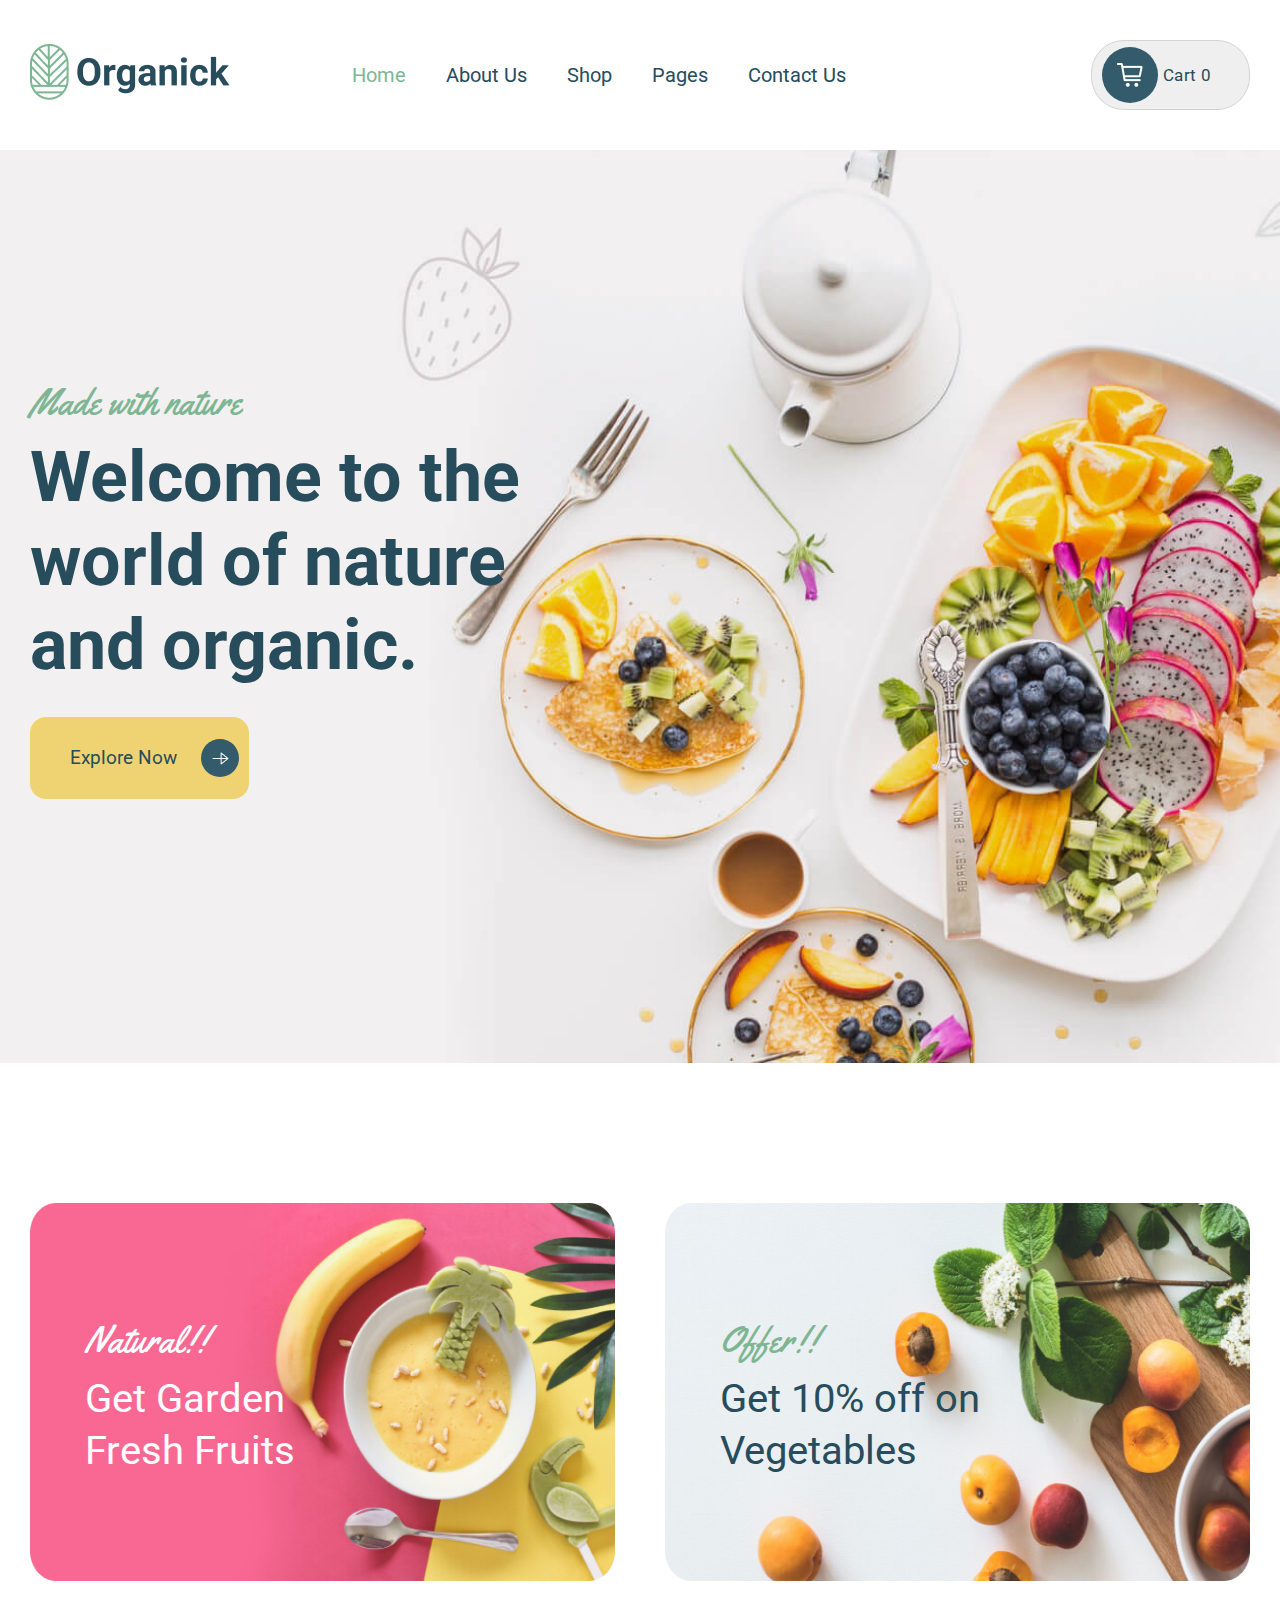
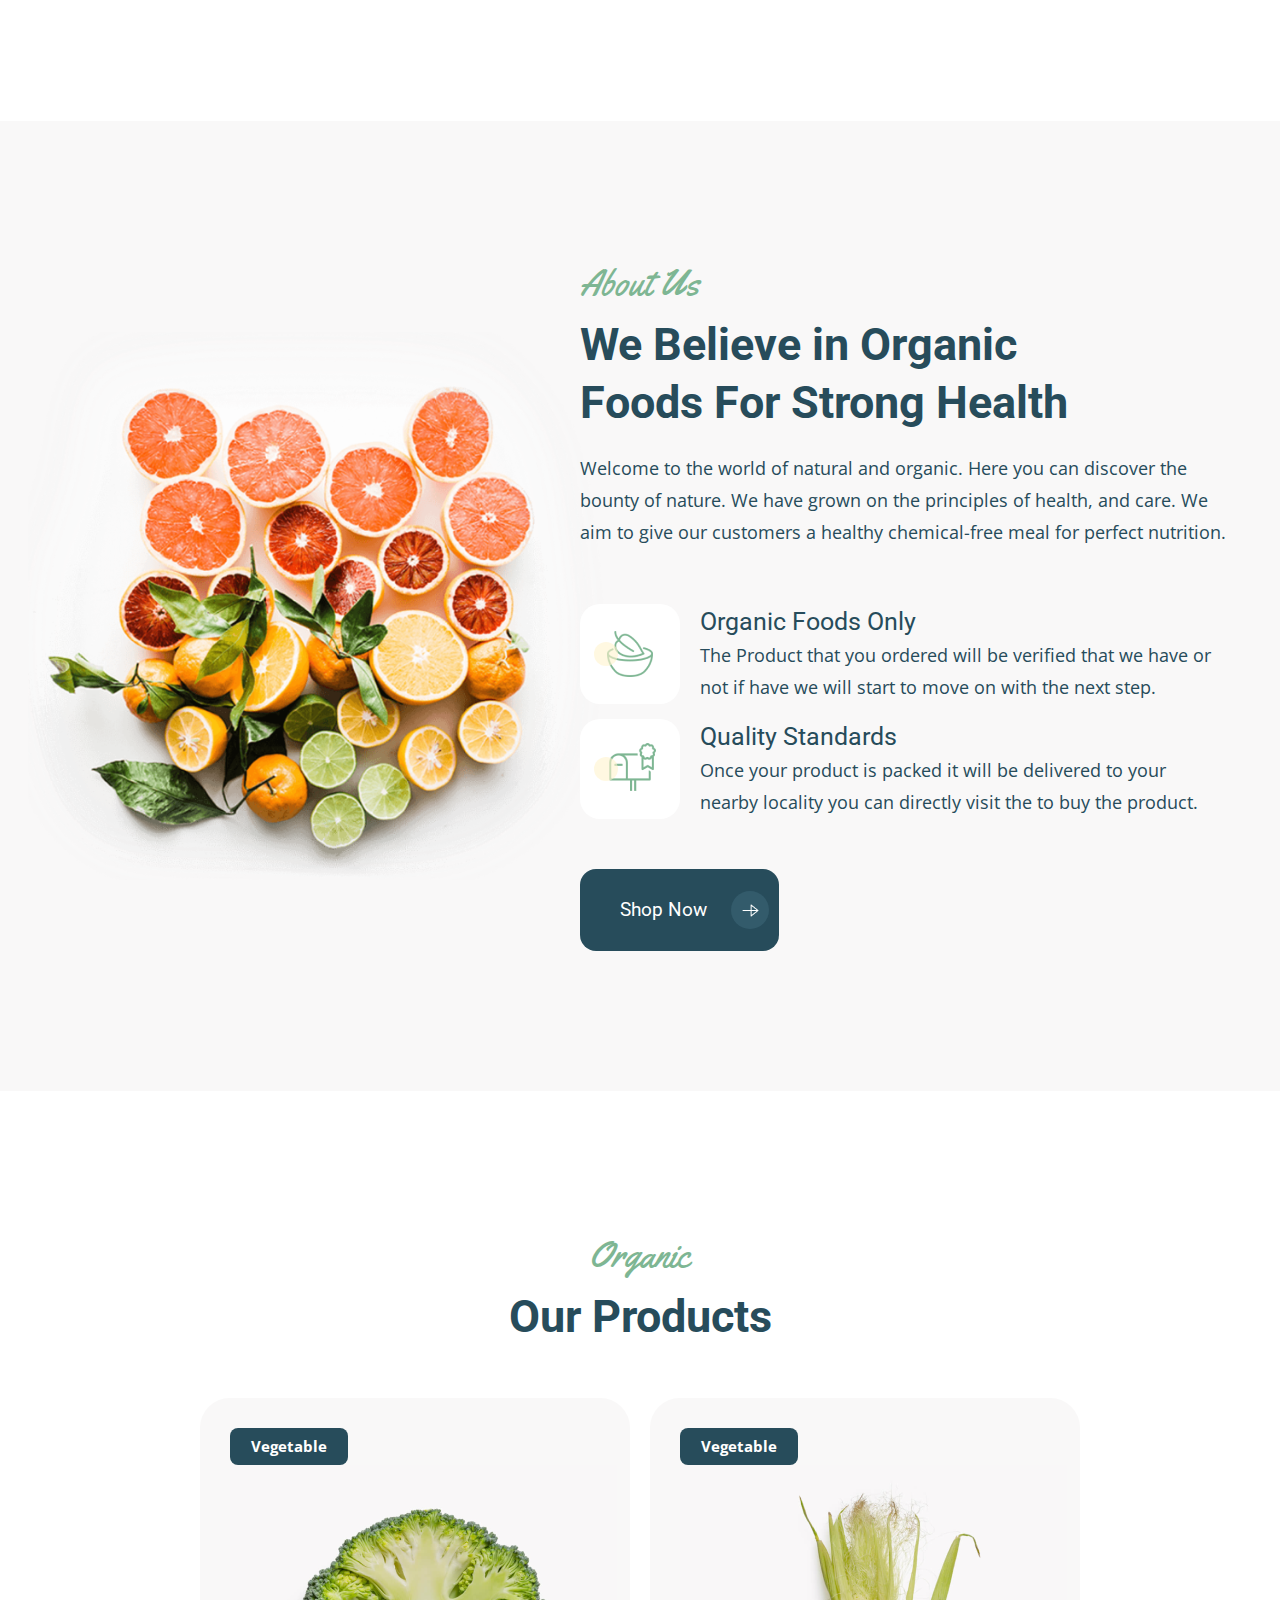
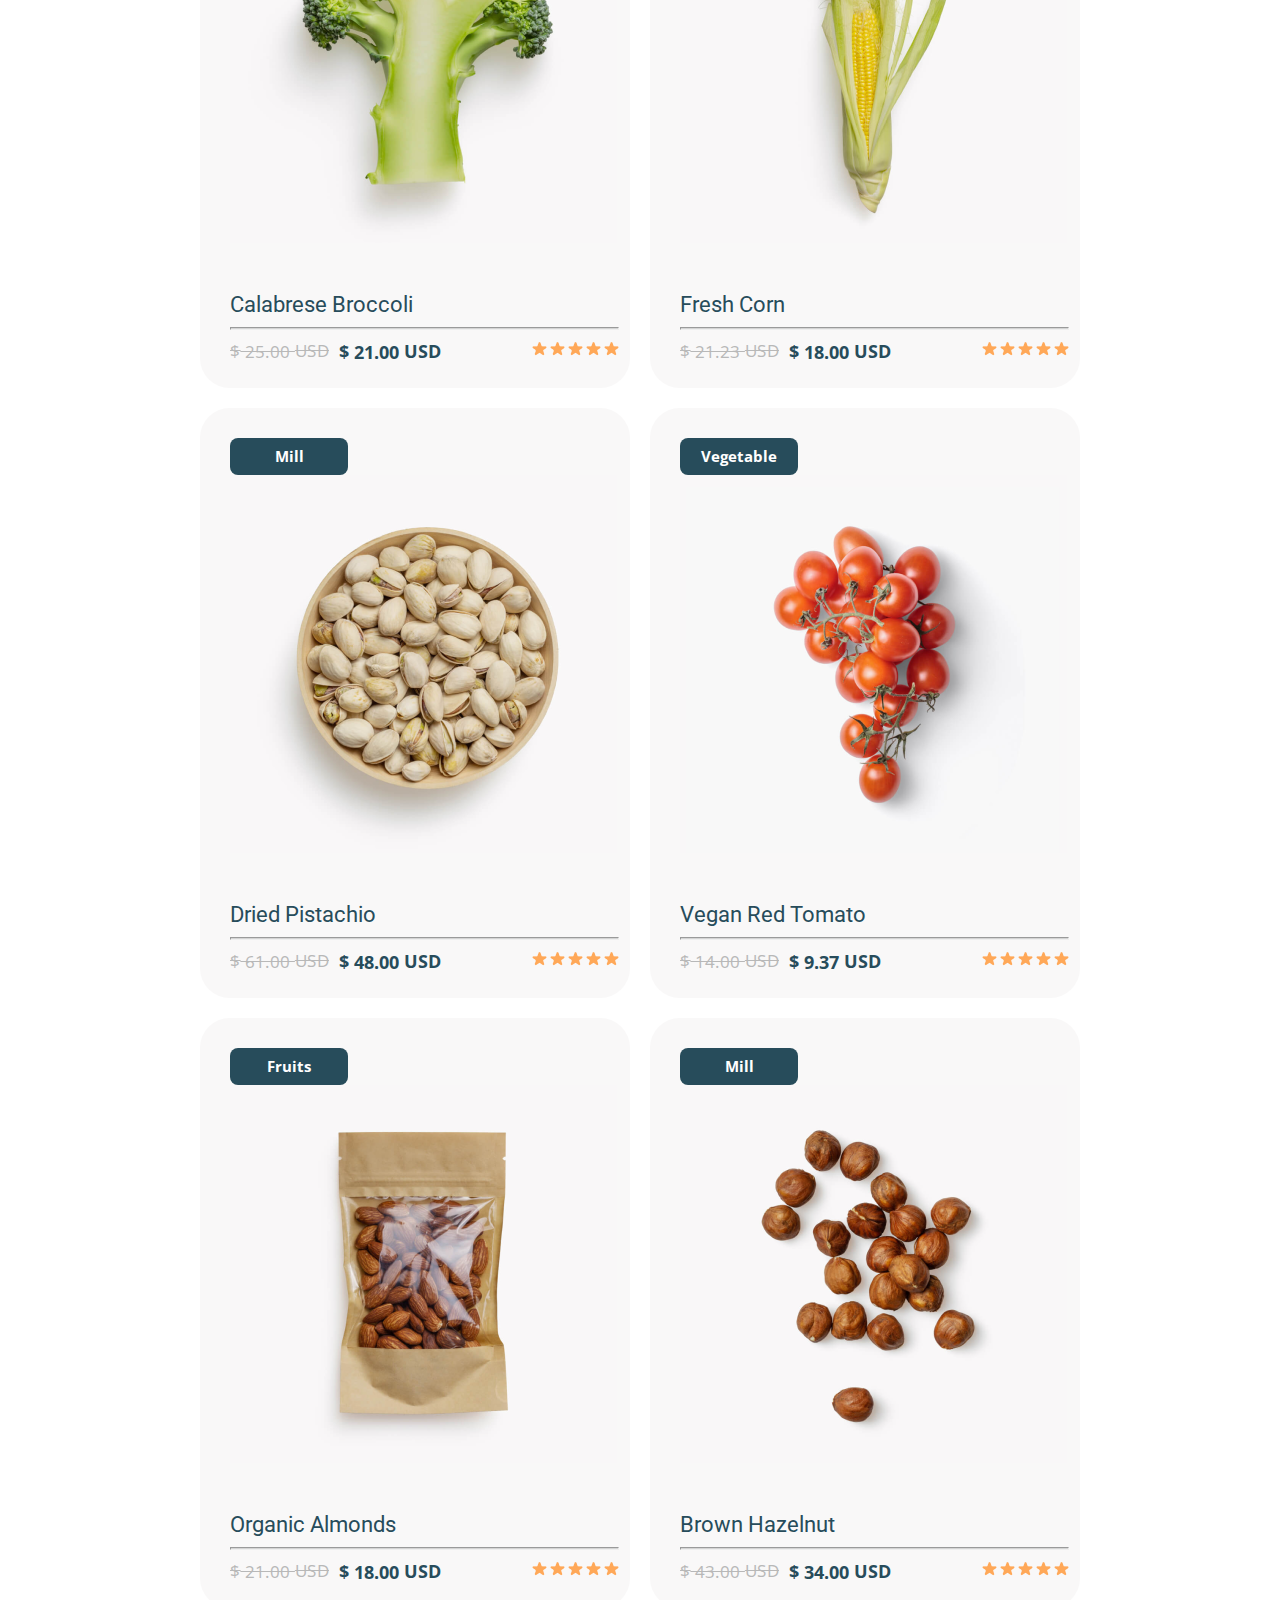
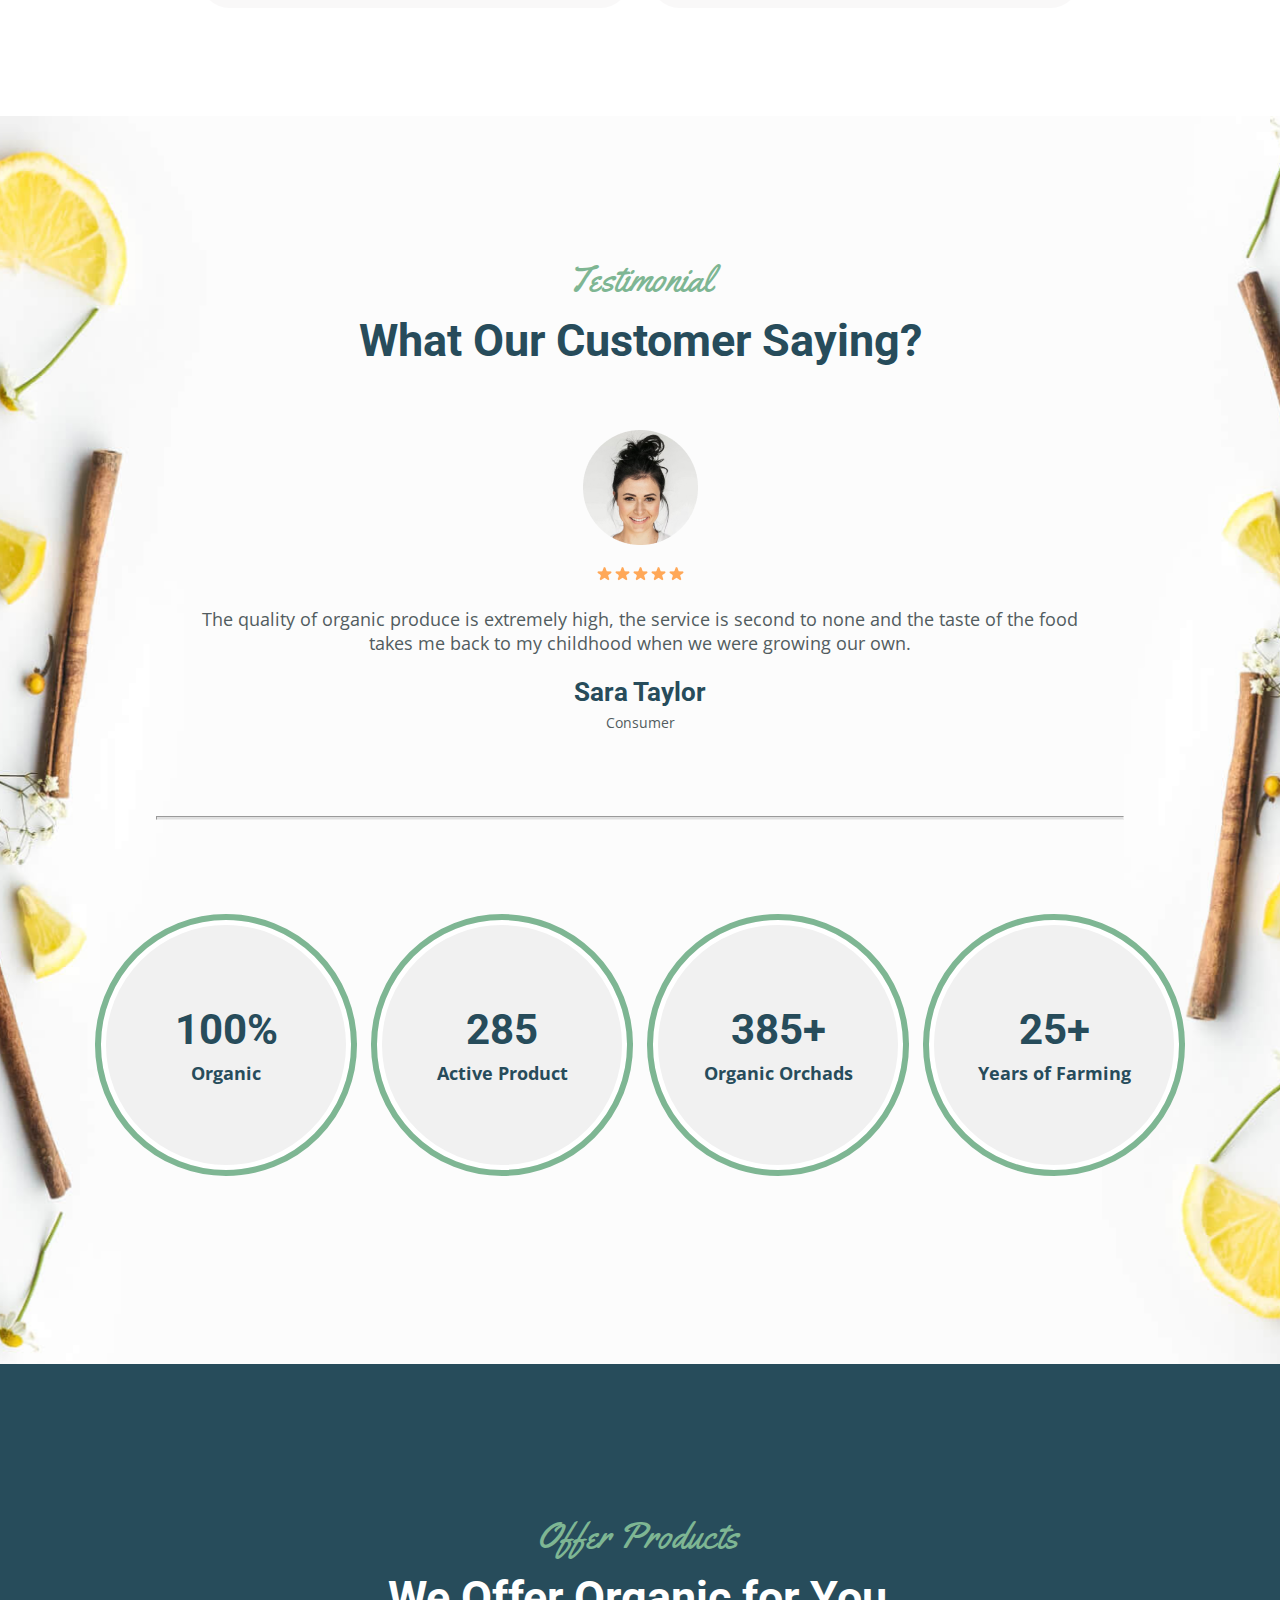
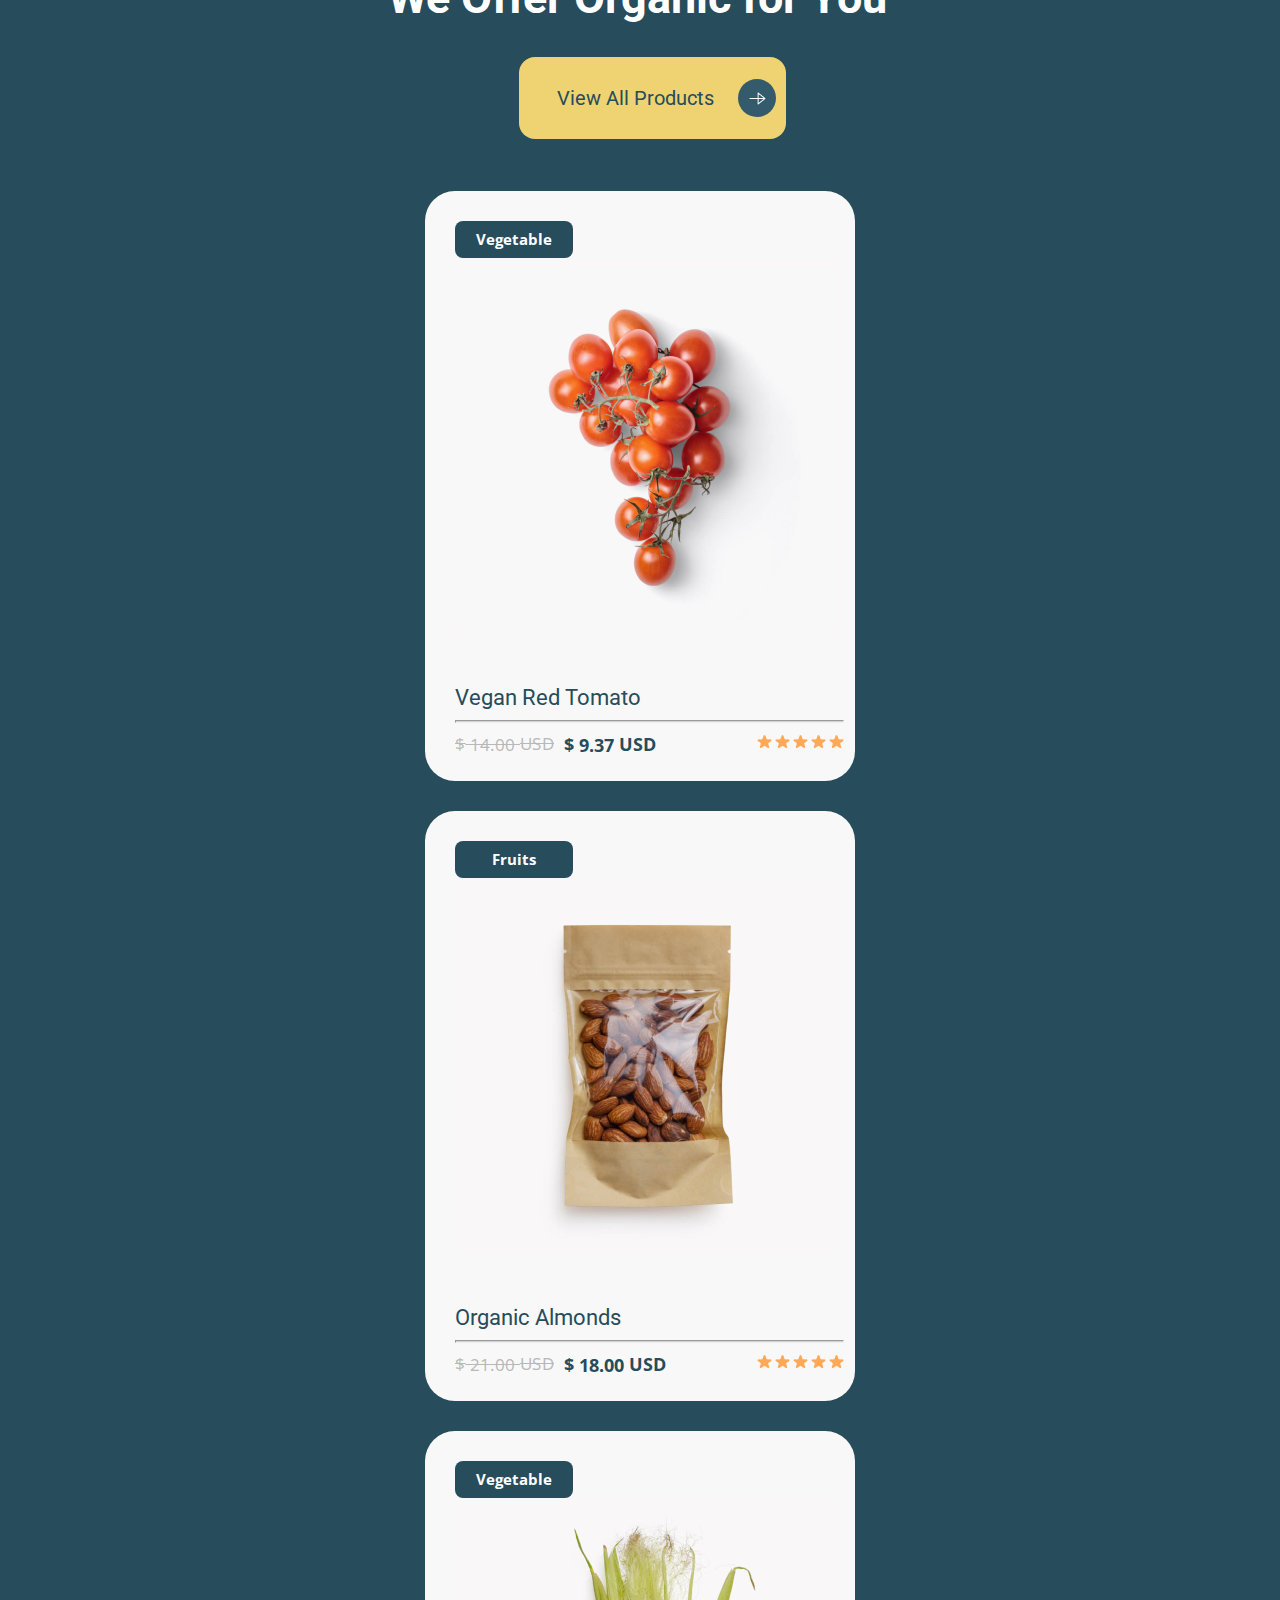
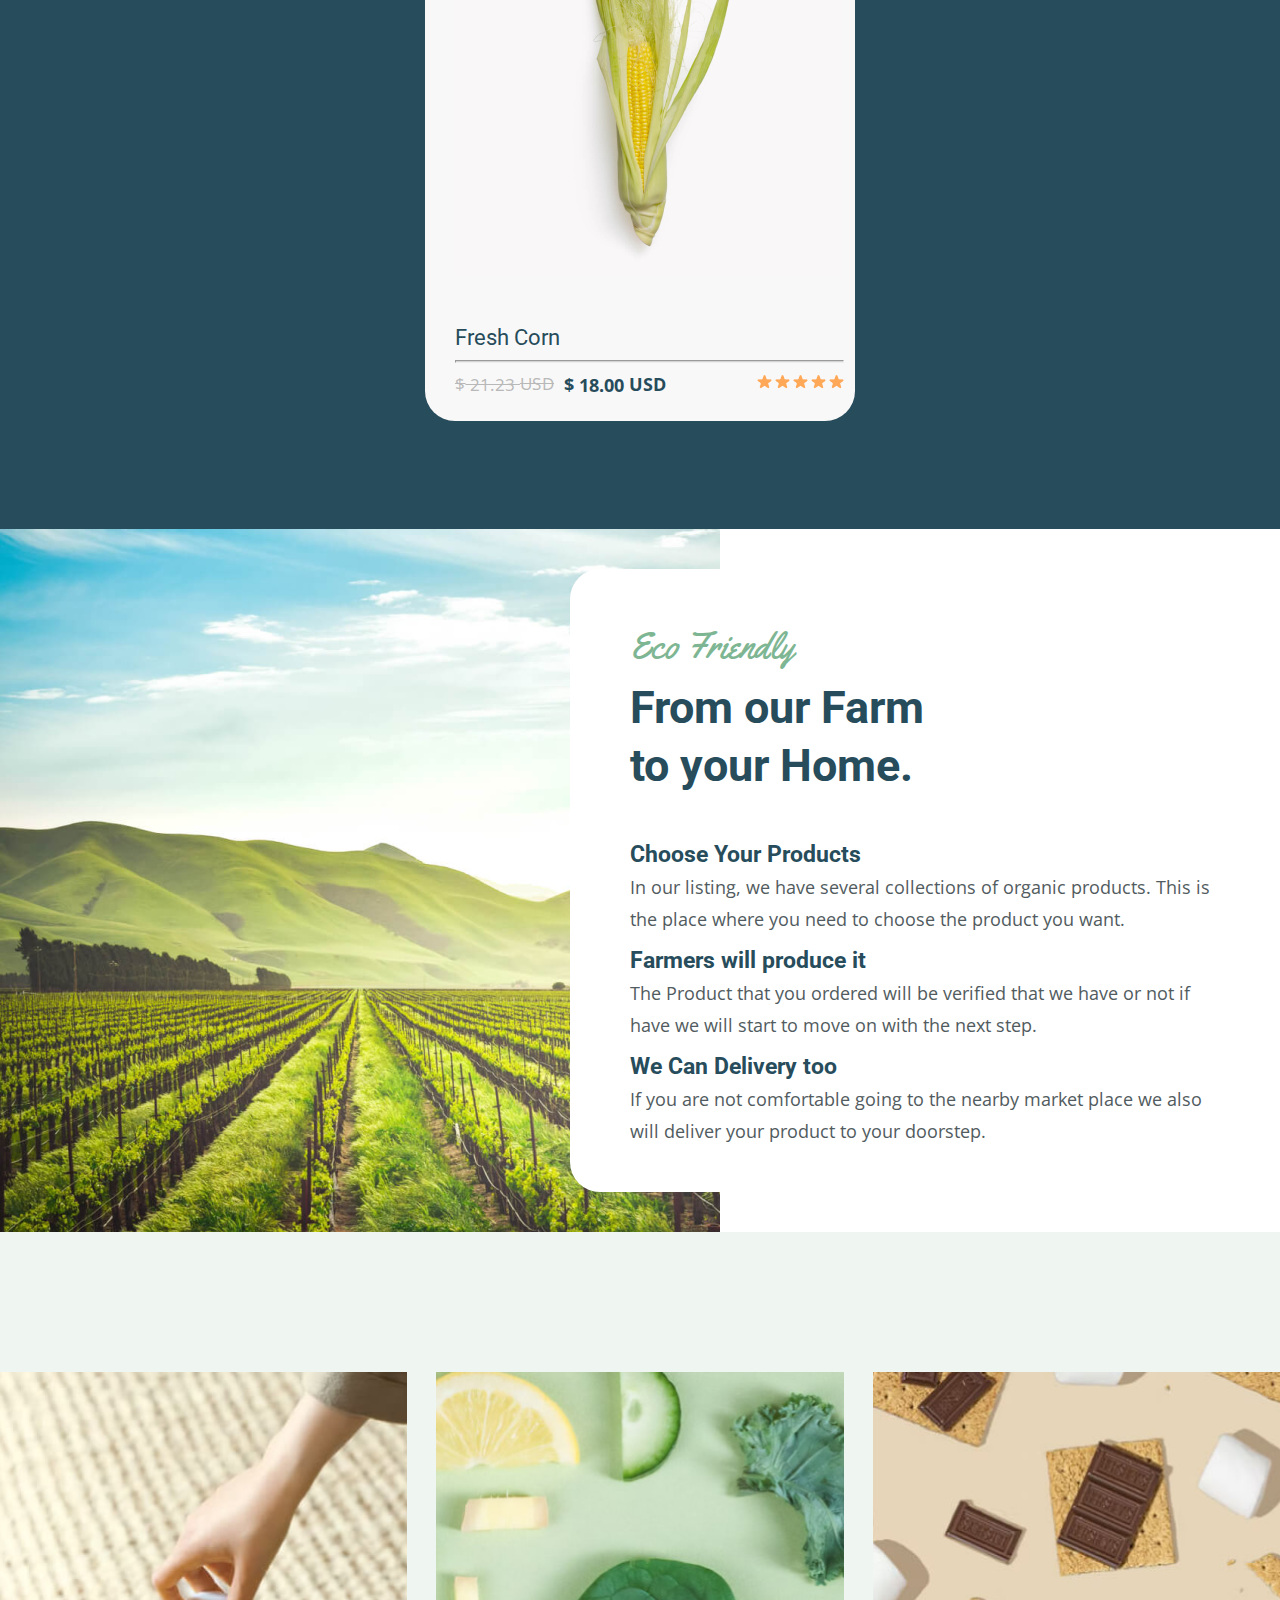
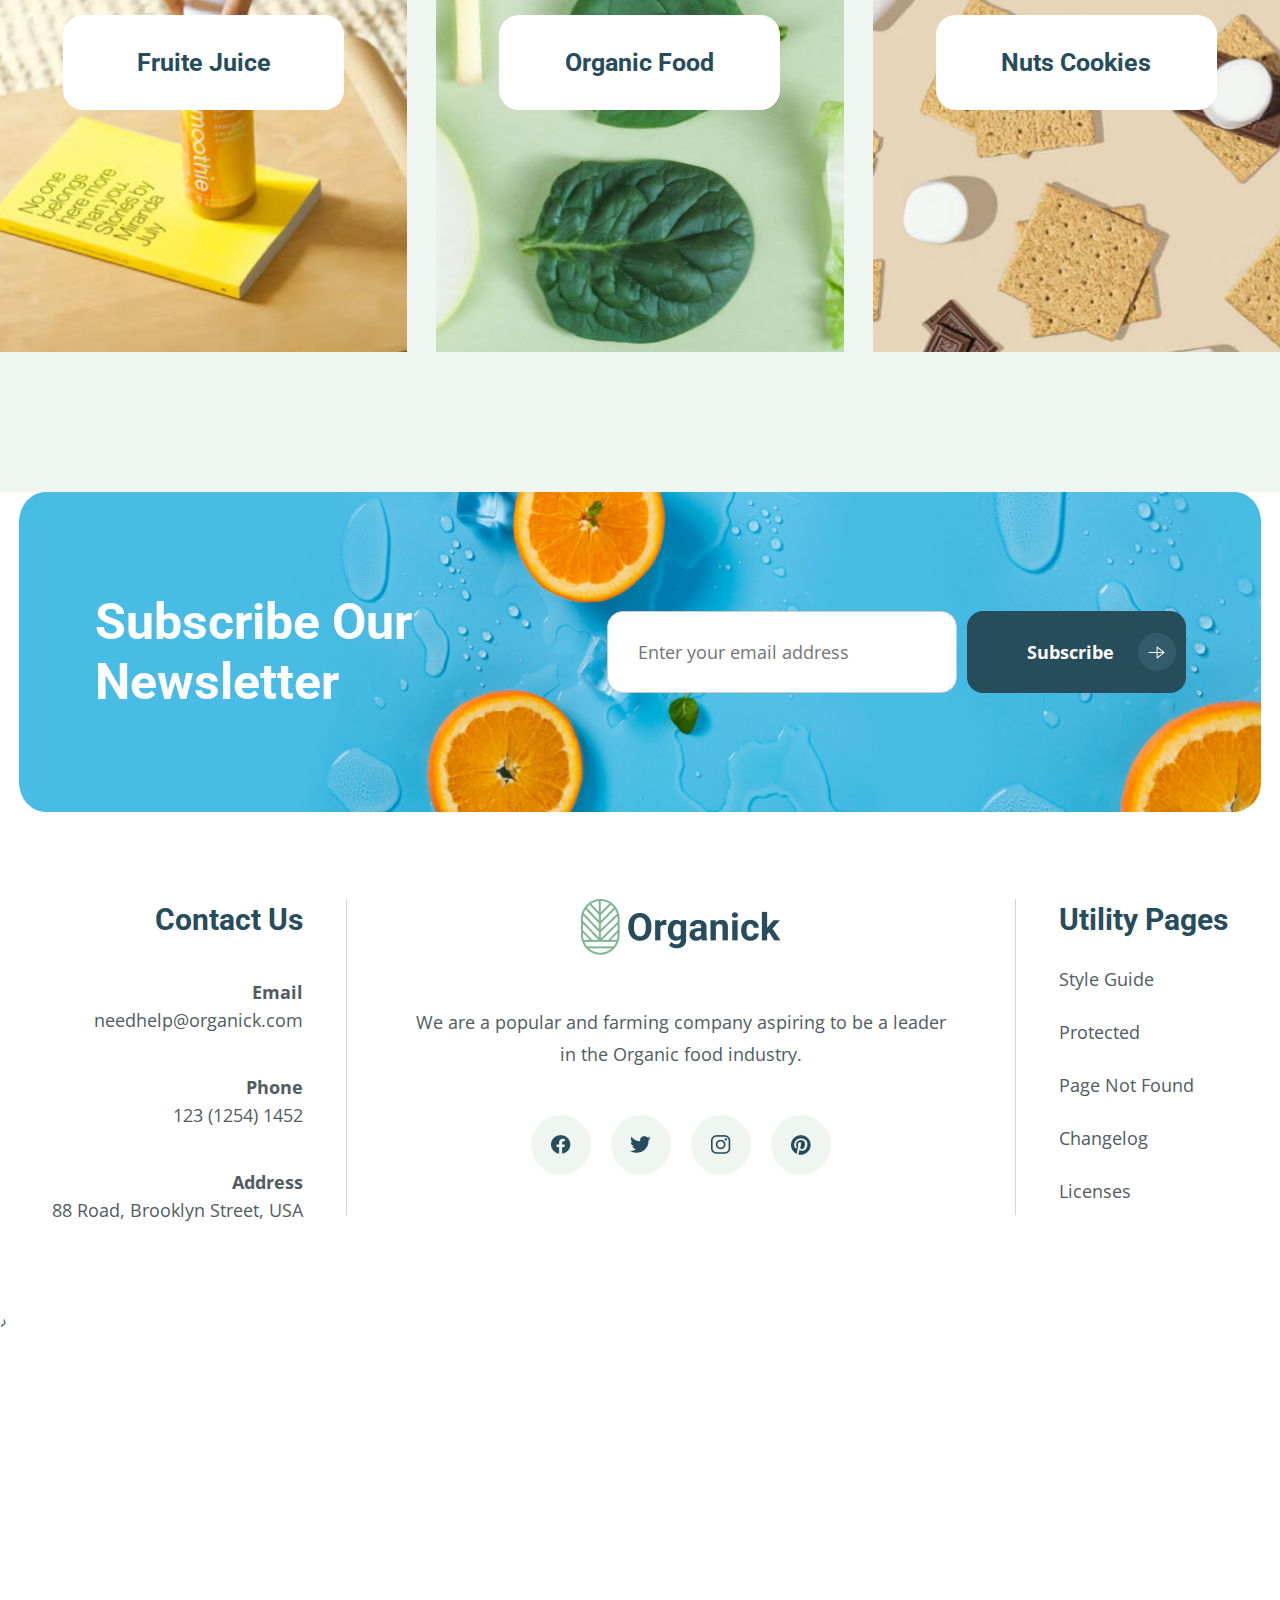
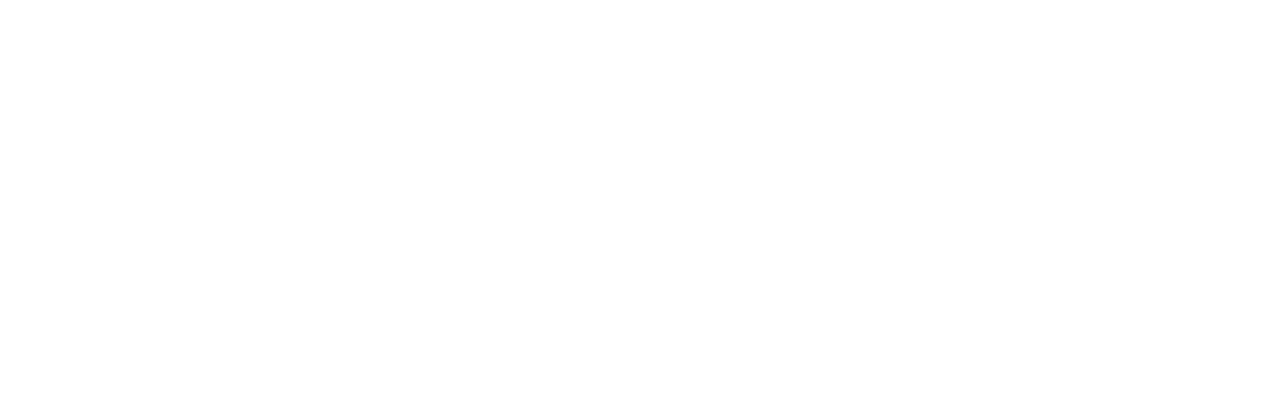
<file: index.html>
<!DOCTYPE html>
<html lang="en">
<head>
    <meta charset="UTF-8">
    <meta http-equiv="X-UA-Compatible" content="IE=edge">
    <meta name="viewport" content="width=device-width, initial-scale=1.0">
    <link rel="stylesheet" href="css/styles.css">
    <link rel="stylesheet" href="css/media.css">
    <link href="https://fonts.googleapis.com/css2?family=Open+Sans:wght@400;700&family=Roboto:wght@400;700&family=Yellowtail&display=swap"
        rel="stylesheet">
    <title>Health Food EXAM</title>
</head>

<body>
    <header class="header-menu">
        <div class="box">
            <div class="menu">
                <div class="logo-main">
                    <img src="img/organick.png" alt="Organick">
                </div>
                <div>
                    <nav class="navigation">
                        <input type="checkbox" id="toggle" class="checkbox" />
                        <label for="toggle" class="toggle">
                            <span></span>
                        </label>
                        <ul class="menu-box">
                            <li><a href="#"><span class="home-txt">Home</span></a></li>
                            <li><a href="#">About Us</a></li>
                            <li><a href="#">Shop</a></li>
                            <li><a href="#">Pages</a></li>
                            <li><a href="#">Contact Us</a></li>
                        </ul>
                    </nav>
                </div>
                <button class="basket">
                    <div class="img-basket">
                        <img src="img/basket.png" alt="Basket">
                    </div>
                    <p class="cart">Cart 0</p>
                </button>
            </div>
        </div>
    </header>
    <header class="header">
        <div class="box background-img1">
            <div class="welcome-page">
                <h3>Made with nature</h3>
                <h1>Welcome to the world of nature and organic.</h1>
            </div>
            <button class="main-btn">
                <p class="expl-now">Explore Now</p>
                <div class="arrow-right">
                    <img src="img/arrow-right.png" alt="Arrow right">
                </div>
            </button>
        </div>
    </header>

    <sectiion class="double-block">
        <div class="box">
            <div class="blocks">
                <div class="block1 background-img2">
                    <div class="block1-natural">
                        <p class="natural">Natural!!</p>
                        <p class="garden">Get Garden Fresh Fruits</p>
                    </div>
                </div>
                <div class="block2 background-img3">
                    <div class="block2-offer">
                        <p class="offer"><span>Offer!!</span></p>
                        <p class="sale">Get 10% off on Vegetables</p>
                    </div>
                </div>
            </div>
        </div>
    </sectiion>

    <section class="about-us">
        <div class="box background-img-oranges">
            <div class="about-us-box">
                <div class="food-box">
                    <div class="food-health">
                        <h3>About Us</h3>
                        <h2>We Believe in Organic Foods For Strong Health</h2>
                        <p>
                            Welcome to the world of natural and organic. Here you can discover the bounty of nature. We
                            have grown on the principles of health, and care. We aim to give our customers a healthy
                            chemical-free meal for perfect nutrition.
                        </p>
                    </div>
                    <div class="organic-only">
                        <div class="about-org-food">
                            <div class="org-food">
                                <img src="img/org-food-pic.png" alt="Organic Food">
                                <div class="small-round"></div>
                            </div>
                            <div class="org-text">
                                <h4>Organic Foods Only</h4>
                                <p class="product-text">
                                    The Product that you ordered will be verified that we have or not if have we will
                                    start to move on with the next step.
                                </p>
                            </div>
                        </div>
                        <div class="about-quality-stand">
                            <div class="e-box">
                                <img src="img/e-box-pic.png" alt="Email Box">
                                <div class="small-round"></div>
                            </div>
                            <div class="qs-text">
                                <h4>Quality Standards</h4>
                                <p class="quality-text">
                                    Once your product is packed it will be delivered to your nearby locality you can
                                    directly visit the to buy the product.
                                </p>
                            </div>
                        </div>
                    </div>
                    <button class="main-btn">
                        <p class="shop-now">Shop Now</p>
                        <div class="arrow-right">
                            <img src="img/arrow-right.png" alt="Arrow right">
                        </div>
                    </button>
                </div>
            </div>
        </div>
    </section>

    <section class="organic">
        <div class="box">
            <div class="org-prod">
                <h3>Organic</h3>
                <h2>Our Products</h2>
            </div>
            <div class="sale-product">
                <div class="meal background-img-broc">
                    <div class="type">
                        <p class="type-txt">Vegetable</p>
                    </div>
                    <div class="sale-prod-box">
                        <p class="prod-name">Calabrese Broccoli</p>
                        <hr>
                        <div class="prices-star">
                            <div class="prices">
                                <div class="old-price">
                                    <sub>$</sub> 25.00 <sub>USD</sub>
                                </div>
                                <div class="new-price">
                                    <sub>$</sub> 21.00 <sub>USD</sub>
                                </div>
                            </div>
                            <div class="stars">
                                <img src="img/stars.png" alt="Star">
                                <img src="img/stars.png" alt="Star">
                                <img src="img/stars.png" alt="Star">
                                <img src="img/stars.png" alt="Star">
                                <img src="img/stars.png" alt="Star">
                            </div>
                        </div>
                    </div>
                </div>

                <div class="meal background-img-corn">
                    <div class="type">
                        <p class="type-txt">Vegetable</p>
                    </div>
                    <div class="sale-prod-box">
                        <p class="prod-name">Fresh Corn</p>
                        <hr>
                        <div class="prices-star">
                            <div class="prices">
                                <div class="old-price">
                                    <sub>$</sub> 21.23 <sub>USD</sub>
                                </div>
                                <div class="new-price">
                                    <sub>$</sub> 18.00 <sub>USD</sub>
                                </div>
                            </div>
                            <div class="stars">
                                <img src="img/stars.png" alt="Star">
                                <img src="img/stars.png" alt="Star">
                                <img src="img/stars.png" alt="Star">
                                <img src="img/stars.png" alt="Star">
                                <img src="img/stars.png" alt="Star">
                            </div>
                        </div>
                    </div>
                </div>

                <div class="meal background-img-pistachio">
                    <div class="type">
                        <p class="type-txt">Mill</p>
                    </div>
                    <div class="sale-prod-box">
                        <p class="prod-name">Dried Pistachio</p>
                        <hr>
                        <div class="prices-star">
                            <div class="prices">
                                <div class="old-price">
                                    <sub>$</sub> 61.00 <sub>USD</sub>
                                </div>
                                <div class="new-price">
                                    <sub>$</sub> 48.00 <sub>USD</sub>
                                </div>
                            </div>
                            <div class="stars">
                                <img src="img/stars.png" alt="Star">
                                <img src="img/stars.png" alt="Star">
                                <img src="img/stars.png" alt="Star">
                                <img src="img/stars.png" alt="Star">
                                <img src="img/stars.png" alt="Star">
                            </div>
                        </div>
                    </div>
                </div>

                <div class="meal background-img-tomat">
                    <div class="type">
                        <p class="type-txt">Vegetable</p>
                    </div>
                    <div class="sale-prod-box">
                        <p class="prod-name">Vegan Red Tomato</p>
                        <hr>
                        <div class="prices-star">
                            <div class="prices">
                                <div class="old-price">
                                    <sub>$</sub> 14.00 <sub>USD</sub>
                                </div>
                                <div class="new-price">
                                    <sub>$</sub> 9.37 <sub>USD</sub>
                                </div>
                            </div>
                            <div class="stars">
                                <img src="img/stars.png" alt="Star">
                                <img src="img/stars.png" alt="Star">
                                <img src="img/stars.png" alt="Star">
                                <img src="img/stars.png" alt="Star">
                                <img src="img/stars.png" alt="Star">
                            </div>
                        </div>
                    </div>
                </div>

                <div class="meal background-img-almond">
                    <div class="type">
                        <p class="type-txt">Fruits</p>
                    </div>
                    <div class="sale-prod-box">
                        <p class="prod-name">Organic Almonds</p>
                        <hr>
                        <div class="prices-star">
                            <div class="prices">
                                <div class="old-price">
                                    <sub>$</sub> 21.00 <sub>USD</sub>
                                </div>
                                <div class="new-price">
                                    <sub>$</sub> 18.00 <sub>USD</sub>
                                </div>
                            </div>
                            <div class="stars">
                                <img src="img/stars.png" alt="Star">
                                <img src="img/stars.png" alt="Star">
                                <img src="img/stars.png" alt="Star">
                                <img src="img/stars.png" alt="Star">
                                <img src="img/stars.png" alt="Star">
                            </div>
                        </div>
                    </div>
                </div>

                <div class="meal background-img-hazelnuts">
                    <div class="type">
                        <p class="type-txt">Mill</p>
                    </div>
                    <div class="sale-prod-box">
                        <p class="prod-name">Brown Hazelnut</p>
                        <hr>
                        <div class="prices-star">
                            <div class="prices">
                                <div class="old-price">
                                    <sub>$</sub> 43.00 <sub>USD</sub>
                                </div>
                                <div class="new-price">
                                    <sub>$</sub> 34.00 <sub>USD</sub>
                                </div>
                            </div>
                            <div class="stars">
                                <img src="img/stars.png" alt="Star">
                                <img src="img/stars.png" alt="Star">
                                <img src="img/stars.png" alt="Star">
                                <img src="img/stars.png" alt="Star">
                                <img src="img/stars.png" alt="Star">
                            </div>
                        </div>
                    </div>
                </div>
            </div>
        </div>
    </section>

    <section class="testimonial">
        <div class="box background-img4">
            <div class="customer-feedback">
                <h3>Testimonial</h3>
                <h2>What Our Customer Saying?</h2>
            </div>
            <div class="feedback">
                <img src="img/client-pic.png" alt="" class="sara">
                <div class="stars">
                    <img src="img/stars.png" alt="Star">
                    <img src="img/stars.png" alt="Star">
                    <img src="img/stars.png" alt="Star">
                    <img src="img/stars.png" alt="Star">
                    <img src="img/stars.png" alt="Star">
                </div>
                <p class="feedback-sara">
                    The quality of organic produce is extremely high, the service is second to none and the taste of the food takes me back to my childhood when we were growing our own.
                </p>
                <div class="sara">
                    <p class="cust-name">Sara Taylor</p>
                    <p class="consumer">Consumer</p>
                </div>
            </div>
            <hr class="hr-feedback">

            <div class="rounds-box">
                <div class="round">
                    <p class="fdb-txt1">100%</p>
                    <p class="fdb-txt2">Organic</p>
                </div>
                <div class="round">
                    <p class="fdb-txt1">285</p>
                    <p class="fdb-txt2">Active Product</p>
                </div>
                <div class="round">
                    <p class="fdb-txt1">385+</p>
                    <p class="fdb-txt2">Organic Orchads</p>
                </div>
                <div class="round">
                    <p class="fdb-txt1">25+</p>
                    <p class="fdb-txt2">Years of Farming</p>
                </div>
            </div>
        </div>
    </section>

    <section class="offer-product">
        <div class="box">
            <div class="spec-org-pr">
                <div class="main">
                    <div class="organic-for-you">
                        <h3>Offer Products</h3>
                        <h2>We Offer Organic for You</h2>
                    </div>
                    <button class="main-btn">
                        <p class="view-all-pr">View All Products</p>
                        <div class="arrow-right">
                            <img src="img/arrow-right.png" alt="Arrow right">
                        </div>
                    </button>
                </div>
                <div class="sale-product">
                    <div class="meal background-img-tomat">
                        <div class="type">
                            <p class="type-txt">Vegetable</p>
                        </div>
                        <div class="sale-prod-box">
                            <p class="prod-name">Vegan Red Tomato</p>
                            <hr>
                            <div class="prices-star">
                                <div class="prices">
                                    <div class="old-price">
                                        <sub>$</sub> 14.00 <sub>USD</sub>
                                    </div>
                                    <div class="new-price">
                                        <sub>$</sub> 9.37 <sub>USD</sub>
                                    </div>
                                </div>
                                <div class="stars">
                                    <img src="img/stars.png" alt="Star">
                                    <img src="img/stars.png" alt="Star">
                                    <img src="img/stars.png" alt="Star">
                                    <img src="img/stars.png" alt="Star">
                                    <img src="img/stars.png" alt="Star">
                                </div>
                            </div>
                        </div>
                    </div>

                    <div class="meal background-img-almond">
                        <div class="type">
                            <p class="type-txt">Fruits</p>
                        </div>
                        <div class="sale-prod-box">
                            <p class="prod-name">Organic Almonds</p>
                            <hr>
                            <div class="prices-star">
                                <div class="prices">
                                    <div class="old-price">
                                        <sub>$</sub> 21.00 <sub>USD</sub>
                                    </div>
                                    <div class="new-price">
                                        <sub>$</sub> 18.00 <sub>USD</sub>
                                    </div>
                                </div>
                                <div class="stars">
                                    <img src="img/stars.png" alt="Star">
                                    <img src="img/stars.png" alt="Star">
                                    <img src="img/stars.png" alt="Star">
                                    <img src="img/stars.png" alt="Star">
                                    <img src="img/stars.png" alt="Star">
                                </div>
                            </div>
                        </div>
                    </div>

                    <div class="meal background-img-corn">
                        <div class="type">
                            <p class="type-txt">Vegetable</p>
                        </div>
                        <div class="sale-prod-box">
                            <p class="prod-name">Fresh Corn</p>
                            <hr>
                            <div class="prices-star">
                                <div class="prices">
                                    <div class="old-price">
                                        <sub>$</sub> 21.23 <sub>USD</sub>
                                    </div>
                                    <div class="new-price">
                                        <sub>$</sub> 18.00 <sub>USD</sub>
                                    </div>
                                </div>
                                <div class="stars">
                                    <img src="img/stars.png" alt="Star">
                                    <img src="img/stars.png" alt="Star">
                                    <img src="img/stars.png" alt="Star">
                                    <img src="img/stars.png" alt="Star">
                                    <img src="img/stars.png" alt="Star">
                                </div>
                            </div>
                        </div>
                    </div>
                </div>
            </div>
        </div>
    </section>

    <section class="eco-friendly">
        <div class="box background-img-farm">
            <div class="eco-friendly">
                <div class="eco-friendly-box">
                    <div class="eco-prod-head">
                        <h3>Eco Friendly</h3>
                        <h2>From our Farm to your Home.</h2>
                    </div>
                    <div class="eco-prod-point">
                        <div class="choose">
                            <p class="choose-1">Choose Your Products</p>
                            <p class="choose-2">
                                In our listing, we have several collections of organic products. This is the place where
                                you need to choose the product you want.
                            </p>
                        </div>
                        <div class="farmers">
                            <p class="farmers-1">Farmers will produce it</p>
                            <p class="farmers-2">
                                The Product that you ordered will be verified that we have or not if have we will start
                                to move on with the next step.
                            </p>
                        </div>
                        <div class="delivery">
                            <p class="delivery-1">We Can Delivery too</p>
                            <p class="delivery-2">
                                If you are not comfortable going to the nearby market place we also will deliver your
                                product to your doorstep.
                            </p>
                        </div>
                    </div>
                </div>
            </div>
        </div>
    </section>

    <section class="organic-food-blocks">
        <div class="box">
            <div class="blocks">
                <div class="three-block-box background-img-juice">
                    <div class="block-txt">
                        <p class="juice">Fruite Juice</p>
                    </div>
                </div>

                <div class="three-block-box background-img-spinaci">
                    <div class="block-txt">
                        <p class="spinaci">Organic Food</p>
                    </div>
                </div>

                <div class="three-block-box background-img-cookies">
                    <div class="block-txt">
                        <p class="cookies">Nuts Cookies</p>
                    </div>
                </div>
            </div>
        </div>
    </section>

    <section class="newsletter">
        <div class="box background-img5">
            <div class="email-news-box">
                <div class="news">
                    <p class="sun-news">Subscribe Our Newsletter</p>
                </div>
                <div class="email-btn">
                    <input class="email" type="email" placeholder="Enter your email address">
                    <button class="main-btn">
                        <p class="subscribe">Subscribe</p>
                        <div class="arrow-right">
                            <img src="img/arrow-right.png" alt="Arrow right">
                        </div>
                    </button>
                </div>
            </div>
        </div>
    </section>

    <section class="footer-1">
        <div class="box">
            <div class="contact-us-box">
                <div class="footer-contacts">
                    <h5 class="contact-us">Contact Us</h5>
                    <div class="email-adress">
                        <p class="email-txt">Email</p>
                        <p class="email-adr">needhelp@organick.com</p>
                    </div>
    
                    <div class="phone">
                        <p class="phone-txt">Phone</p>
                        <p class="number">123 (1254) 1452</p>
                    </div>
    
                    <div class="address">
                        <p class="address-txt">Address</p>
                        <p class="comp-adr">88 Road, Brooklyn Street, USA</p>
                    </div>
                </div>
    
                <div class="social-network">
                    <div class="logo-main">
                        <img src="img/organick.png" alt="Organick">
                    </div>
                    <p class="our-population">
                        We are a popular and farming company aspiring to be a leader in the Organic food industry.
                    </p>
                    <div class="social-items">
                        <div class="social-round">
                            <img src="img/fb-pic.png" alt="Facebook">
                        </div>
                        <div class="social-round">
                            <img src="img/tw-pic.png" alt="Twitter">
                        </div>
                        <div class="social-round">
                            <img src="img/inst-pic.png" alt="Instagram">
                        </div>
                        <div class="social-round">
                            <img src="img/c-pic.png" alt="Pinterest">
                        </div>
                    </div>
                </div>
    
                <div class="utility-pages">
                    <h5 class="utility">Utility Pages</h5>
                    <p>Style Guide</p>
                    <p>Protected</p>
                    <p>Page Not Found</p>
                    <p>Changelog</p>
                    <p>Licenses</p>
                </div>
            </div>
        </div>
    </section>

    <section class="footer-2">
        <div class="box background-img-map">>
            <iframe src="https://www.google.com/maps/embed?pb=!1m14!1m12!1m3!1d110597.6930640335!2d-93.2487771258363!3d44.948325356572155!2m3!1f0!2f0!3f0!3m2!1i1024!2i768!4f13.1!5e1!3m2!1sru!2sby!4v1663018796829!5m2!1sru!2sby" width="1440" height="662" style="border:0;" allowfullscreen="" loading="lazy" referrerpolicy="no-referrer-when-downgrade">
            </iframe>
        </div>
    </section>

</body>
</html>
</file>
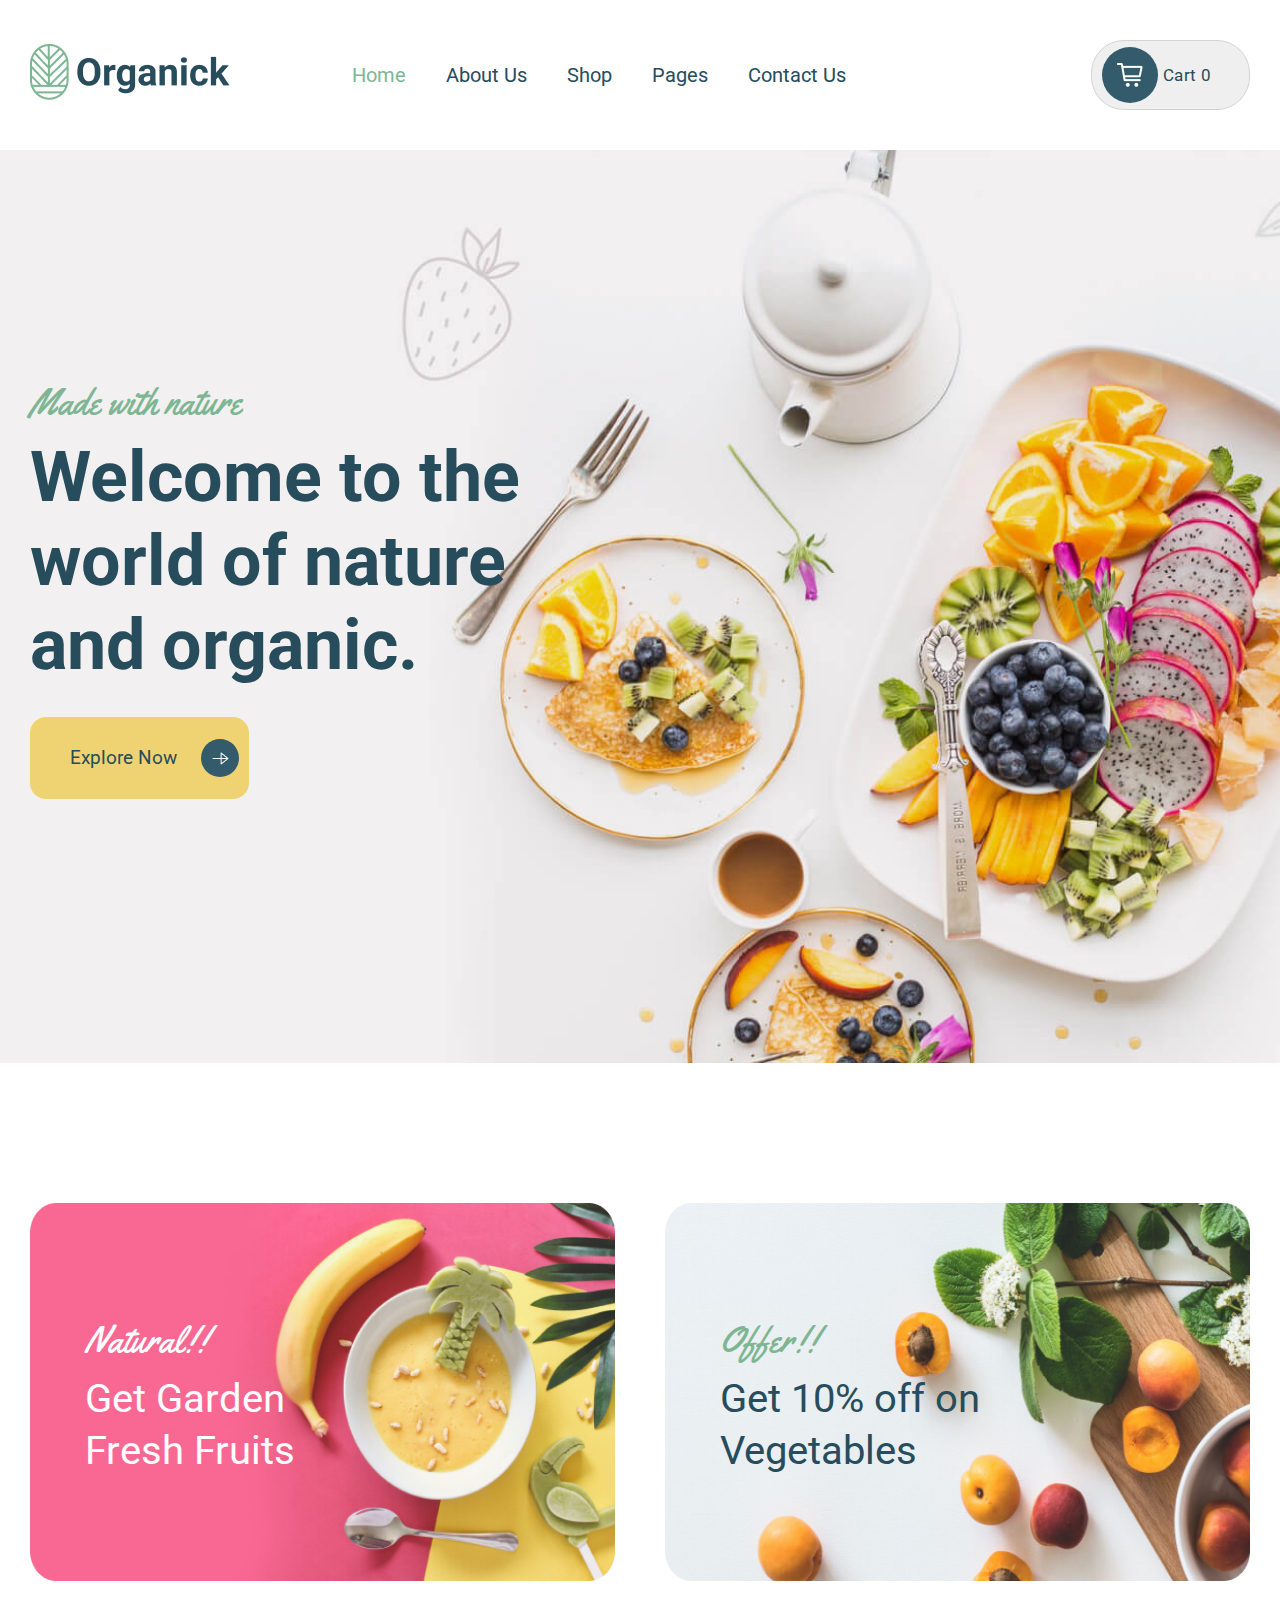
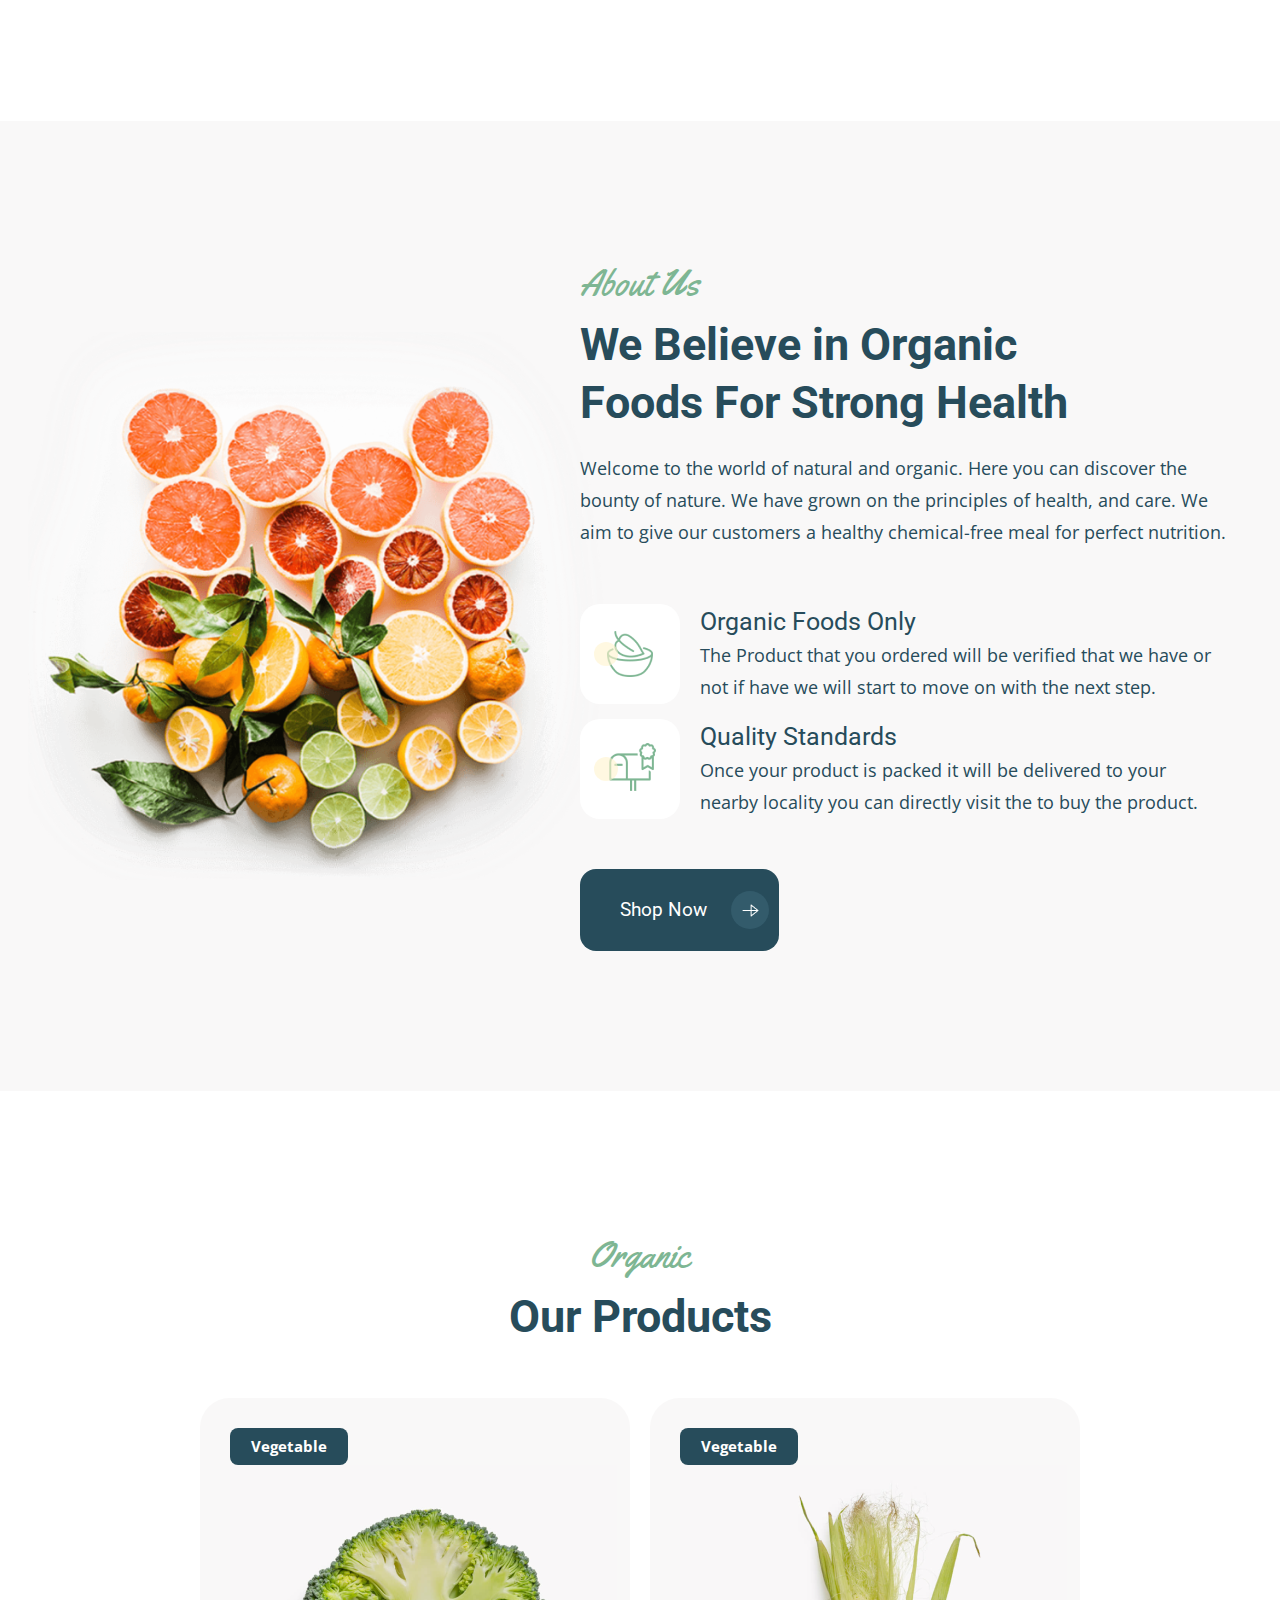
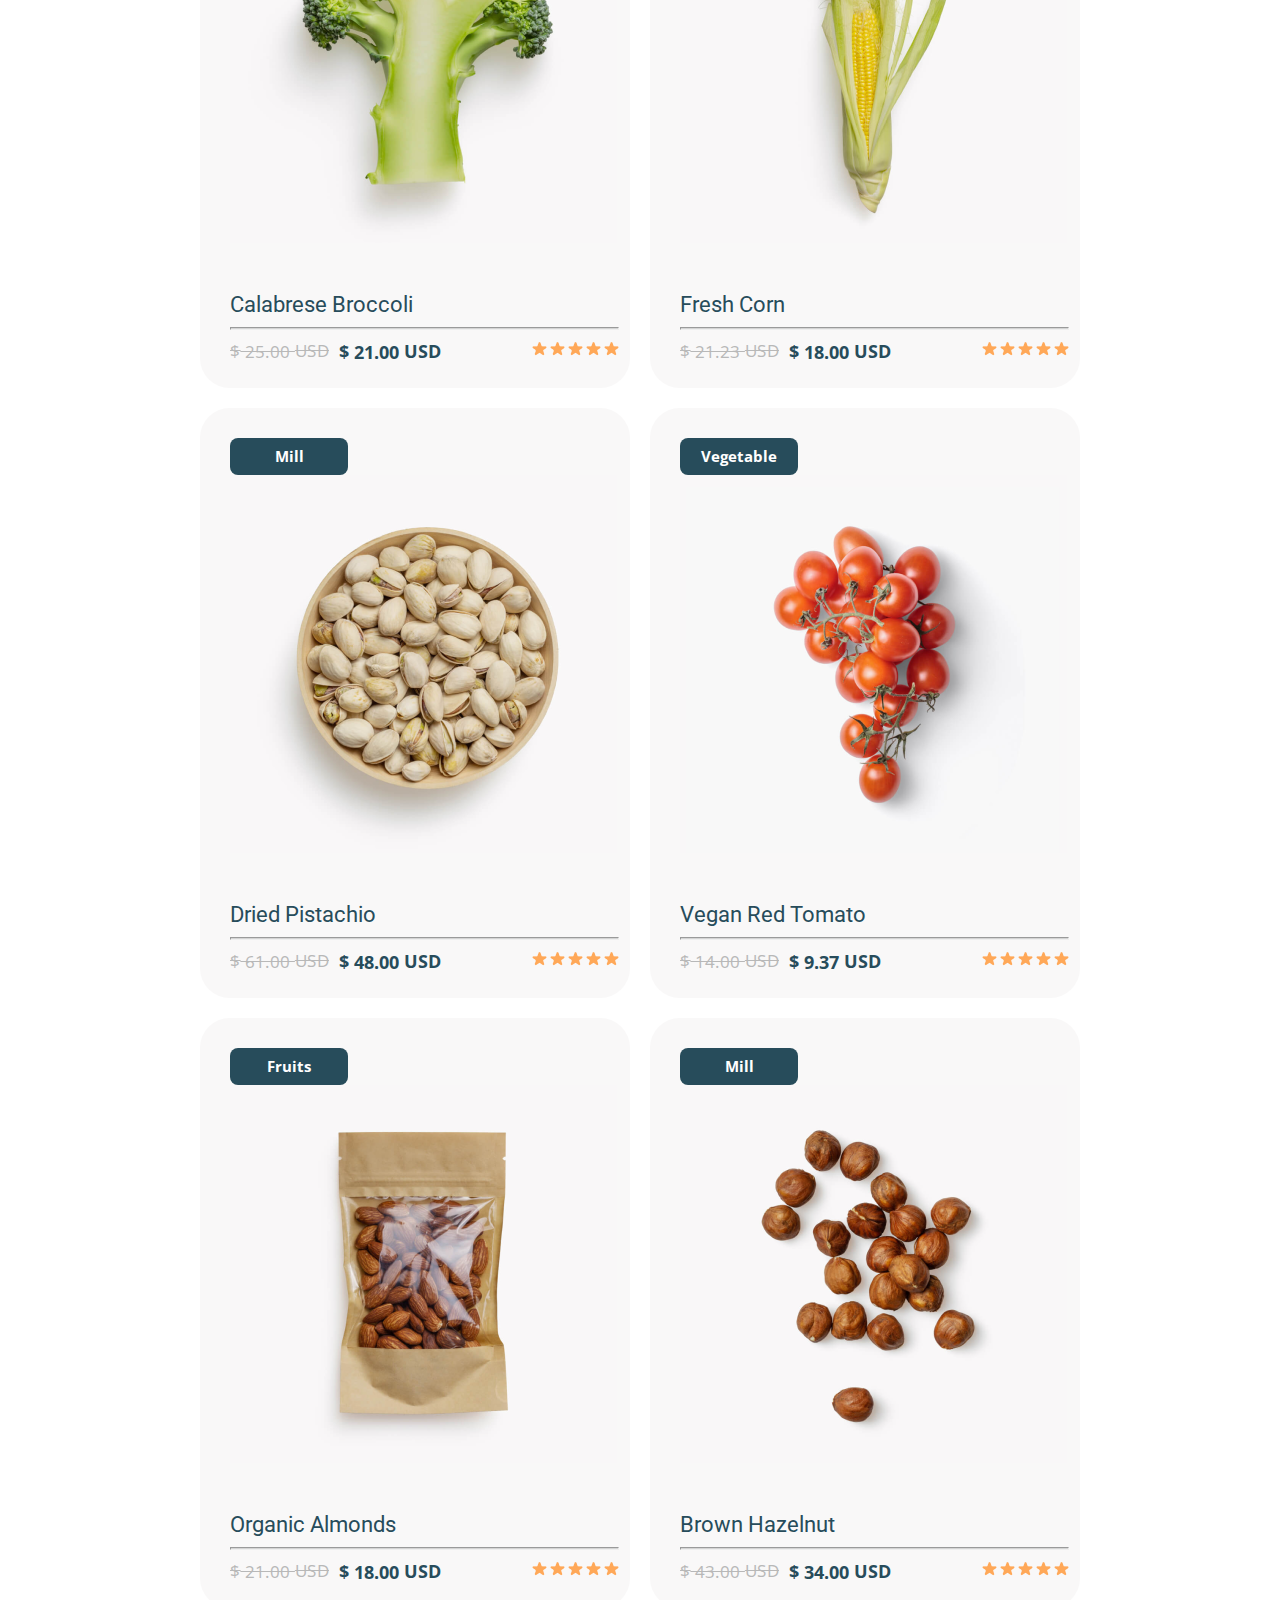
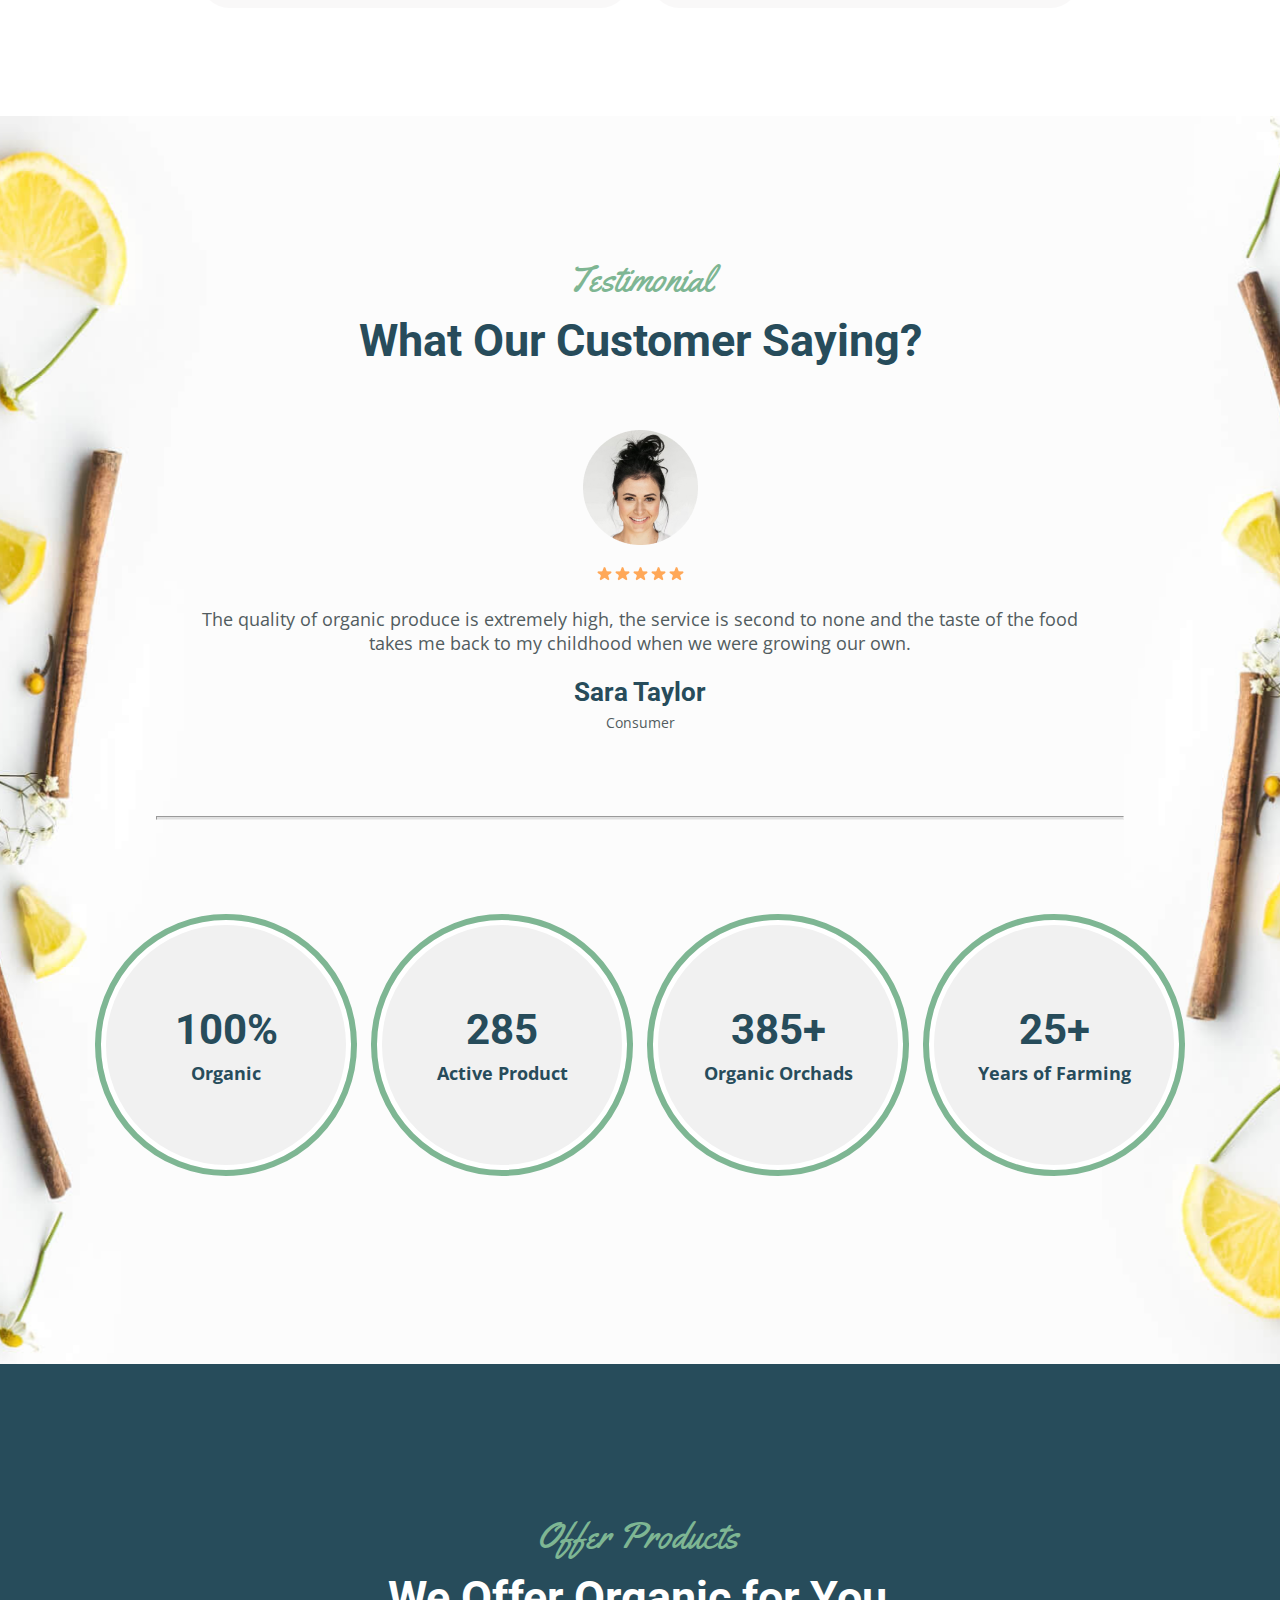
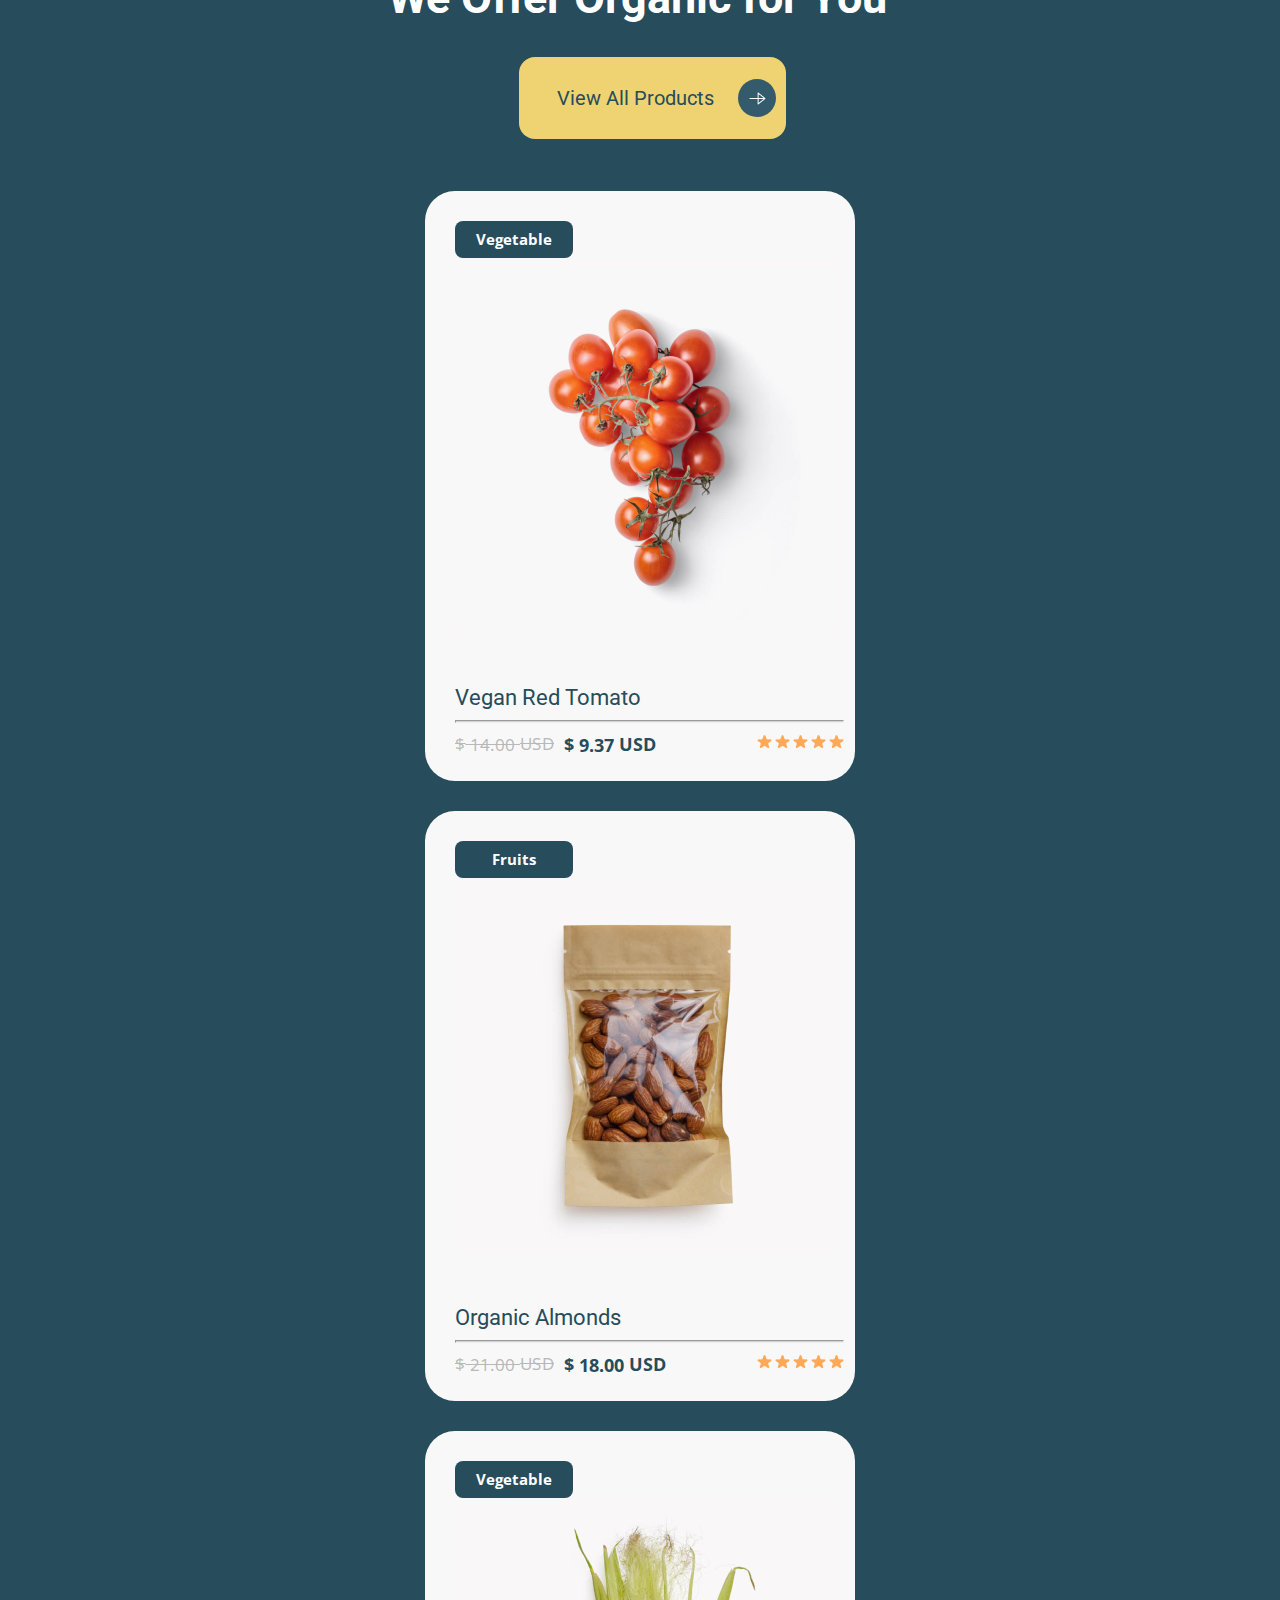
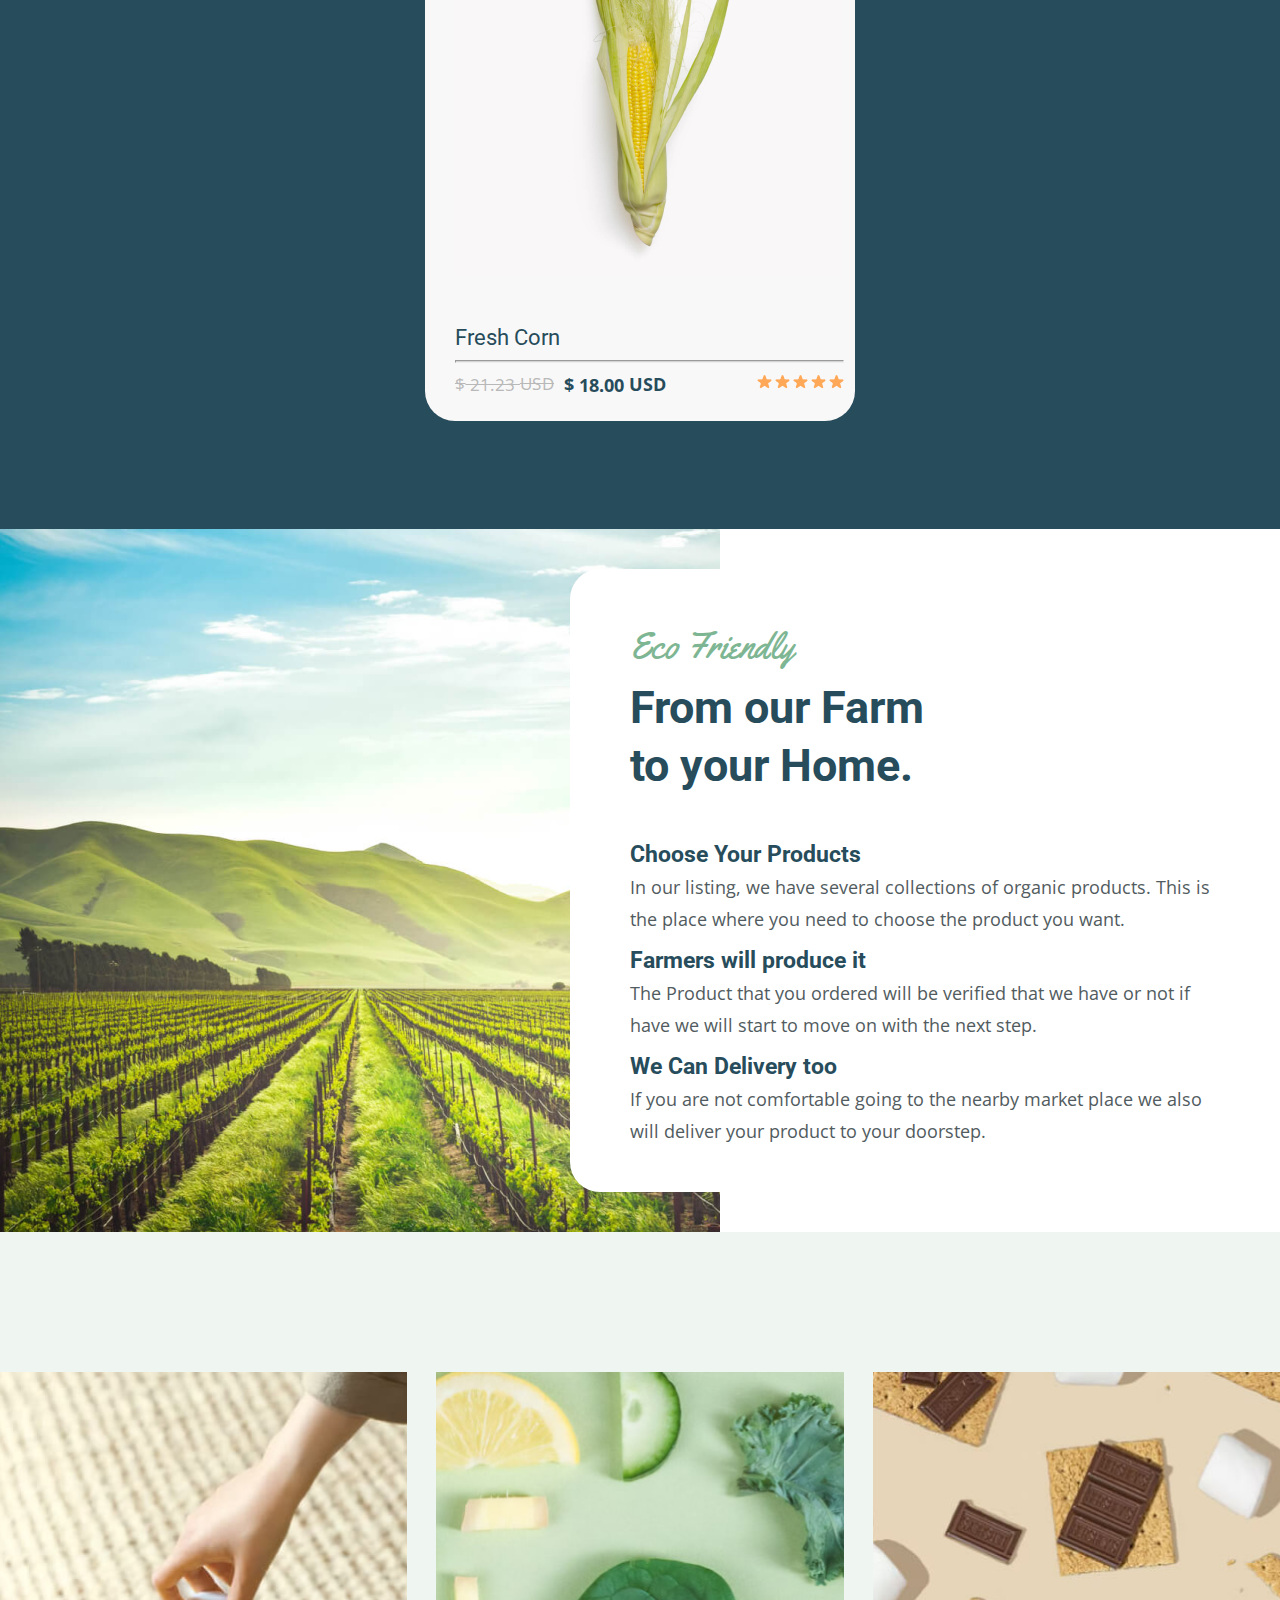
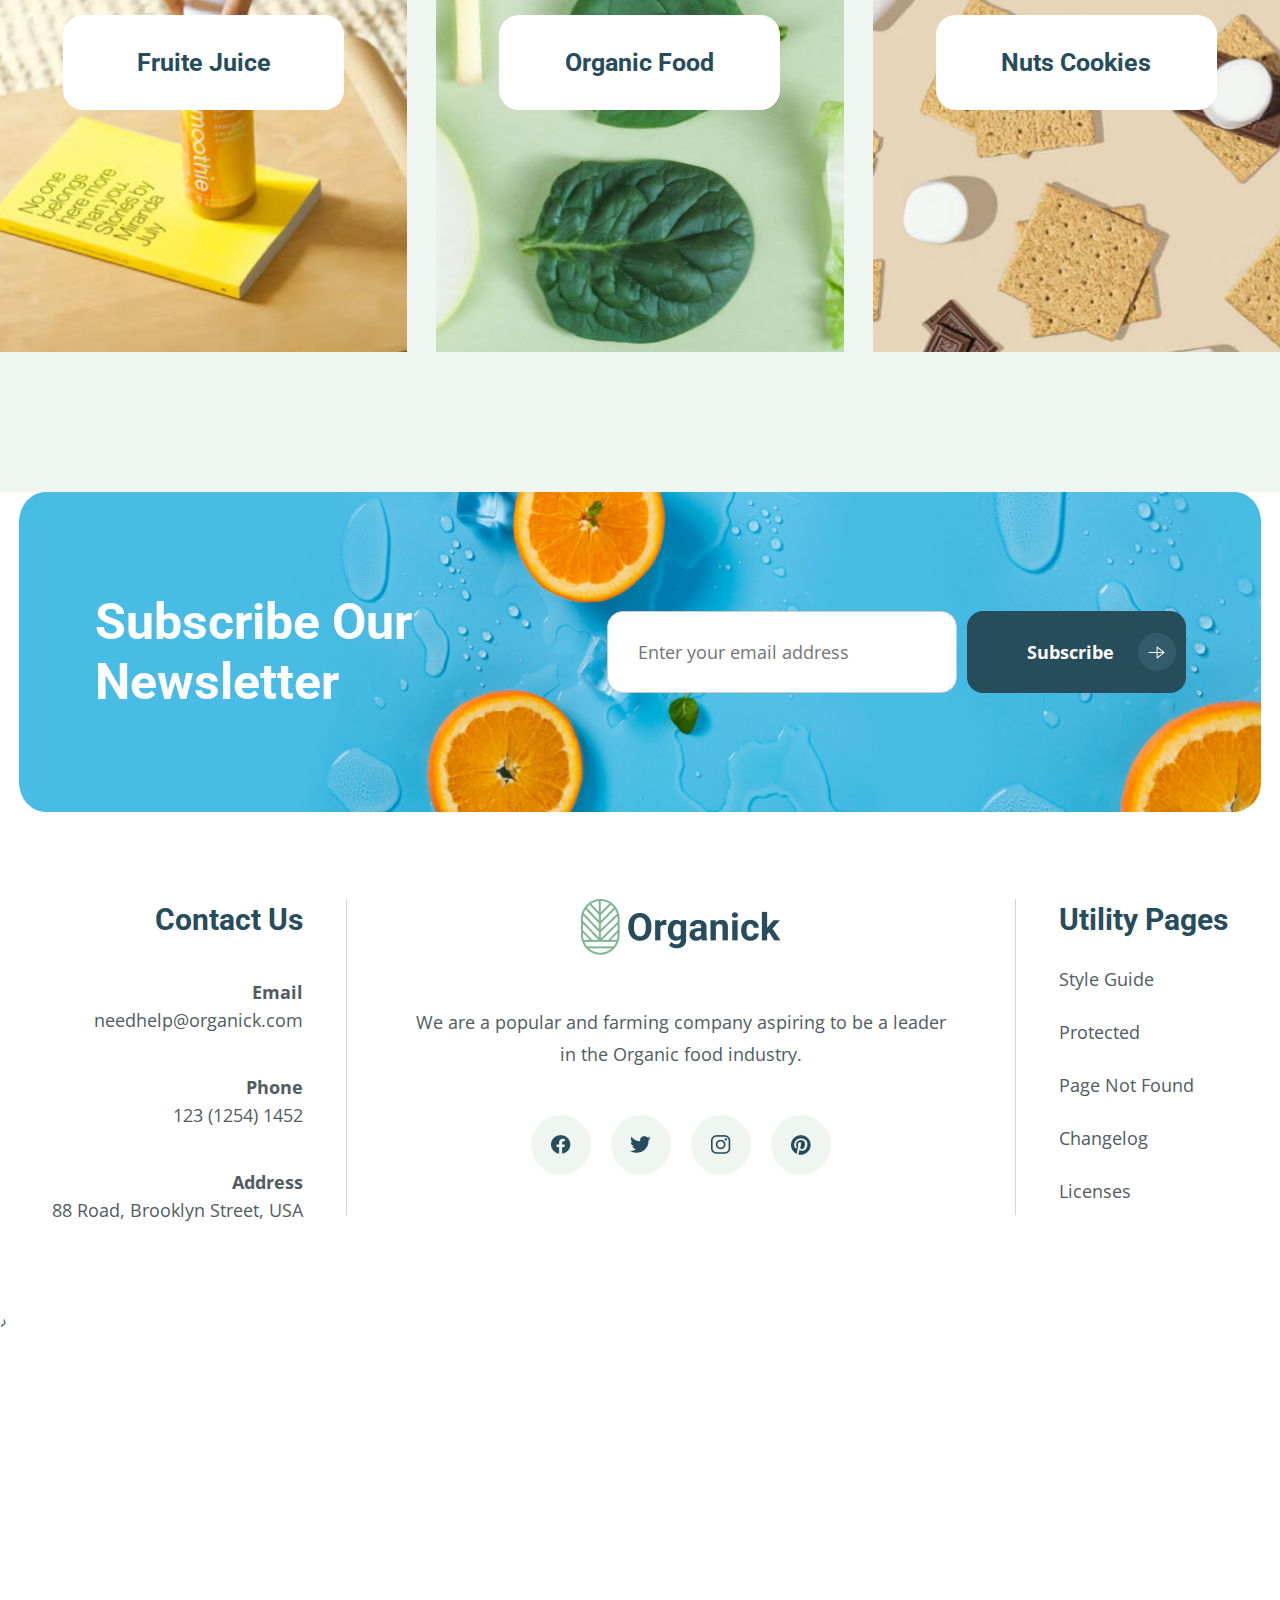
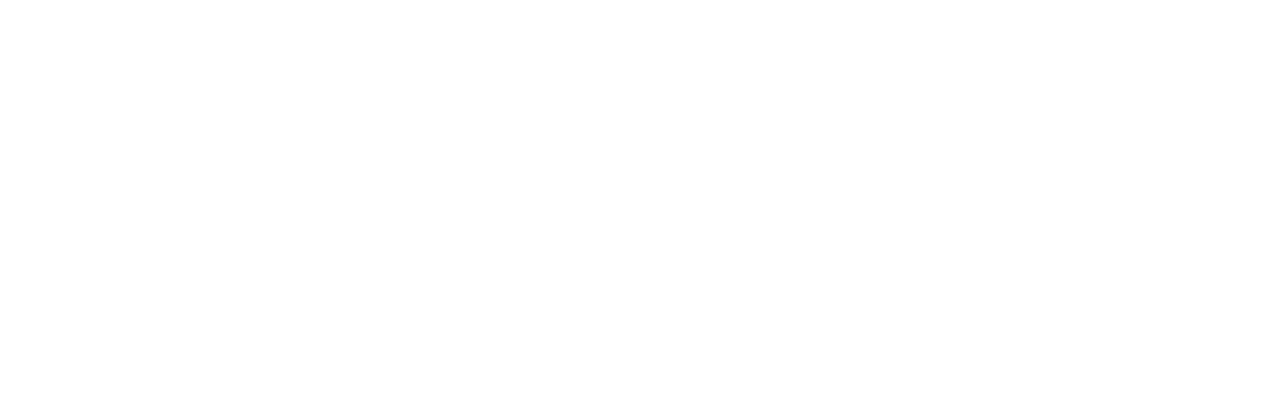
<file: Site.html>
<!DOCTYPE html>
<html lang="en">

<head>
    <meta charset="UTF-8">
    <meta http-equiv="X-UA-Compatible" content="IE=edge">
    <meta name="viewport" content="width=device-width, initial-scale=1.0">
    <link rel="stylesheet" href="css/styles.css">
    <link rel="stylesheet" href="css/media.css">
    <link href="https://fonts.googleapis.com/css2?family=Open+Sans:wght@400;700&family=Roboto:wght@400;700&family=Yellowtail&display=swap"
        rel="stylesheet">
    <title>Health Food EXAM</title>
</head>

<body>
    <header class="header-menu">
        <div class="box">
            <div class="menu">
                <div class="logo-main">
                    <img src="img/organick.png" alt="Organick">
                </div>
                <div>
                    <nav class="navigation">
                        <input type="checkbox" id="toggle" class="checkbox" />
                        <label for="toggle" class="toggle">
                            <span></span>
                        </label>
                        <ul class="menu-box">
                            <li><a href="#"><span class="home-txt">Home</span></a></li>
                            <li><a href="#">About Us</a></li>
                            <li><a href="#">Shop</a></li>
                            <li><a href="#">Pages</a></li>
                            <li><a href="#">Contact Us</a></li>
                        </ul>
                    </nav>
                </div>
                <button class="basket">
                    <div class="img-basket">
                        <img src="img/basket.png" alt="Basket">
                    </div>
                    <p class="cart">Cart 0</p>
                </button>
            </div>
        </div>
    </header>
    <header class="header">
        <div class="box background-img1">
            <div class="welcome-page">
                <h3>Made with nature</h3>
                <h1>Welcome to the world of nature and organic.</h1>
            </div>
            <button class="main-btn">
                <p class="expl-now">Explore Now</p>
                <div class="arrow-right">
                    <img src="img/arrow-right.png" alt="Arrow right">
                </div>
            </button>
        </div>
    </header>

    <sectiion class="double-block">
        <div class="box">
            <div class="blocks">
                <div class="block1 background-img2">
                    <div class="block1-natural">
                        <p class="natural">Natural!!</p>
                        <p class="garden">Get Garden Fresh Fruits</p>
                    </div>
                </div>
                <div class="block2 background-img3">
                    <div class="block2-offer">
                        <p class="offer"><span>Offer!!</span></p>
                        <p class="sale">Get 10% off on Vegetables</p>
                    </div>
                </div>
            </div>
        </div>
    </sectiion>

    <section class="about-us">
        <div class="box background-img-oranges">
            <div class="about-us-box">
                <div class="food-box">
                    <div class="food-health">
                        <h3>About Us</h3>
                        <h2>We Believe in Organic Foods For Strong Health</h2>
                        <p>
                            Welcome to the world of natural and organic. Here you can discover the bounty of nature. We
                            have grown on the principles of health, and care. We aim to give our customers a healthy
                            chemical-free meal for perfect nutrition.
                        </p>
                    </div>
                    <div class="organic-only">
                        <div class="about-org-food">
                            <div class="org-food">
                                <img src="img/org-food-pic.png" alt="Organic Food">
                                <div class="small-round"></div>
                            </div>
                            <div class="org-text">
                                <h4>Organic Foods Only</h4>
                                <p class="product-text">
                                    The Product that you ordered will be verified that we have or not if have we will
                                    start to move on with the next step.
                                </p>
                            </div>
                        </div>
                        <div class="about-quality-stand">
                            <div class="e-box">
                                <img src="img/e-box-pic.png" alt="Email Box">
                                <div class="small-round"></div>
                            </div>
                            <div class="qs-text">
                                <h4>Quality Standards</h4>
                                <p class="quality-text">
                                    Once your product is packed it will be delivered to your nearby locality you can
                                    directly visit the to buy the product.
                                </p>
                            </div>
                        </div>
                    </div>
                    <button class="main-btn">
                        <p class="shop-now">Shop Now</p>
                        <div class="arrow-right">
                            <img src="img/arrow-right.png" alt="Arrow right">
                        </div>
                    </button>
                </div>
            </div>
        </div>
    </section>

    <section class="organic">
        <div class="box">
            <div class="org-prod">
                <h3>Organic</h3>
                <h2>Our Products</h2>
            </div>
            <div class="sale-product">
                <div class="meal background-img-broc">
                    <div class="type">
                        <p class="type-txt">Vegetable</p>
                    </div>
                    <div class="sale-prod-box">
                        <p class="prod-name">Calabrese Broccoli</p>
                        <hr>
                        <div class="prices-star">
                            <div class="prices">
                                <div class="old-price">
                                    <sub>$</sub> 25.00 <sub>USD</sub>
                                </div>
                                <div class="new-price">
                                    <sub>$</sub> 21.00 <sub>USD</sub>
                                </div>
                            </div>
                            <div class="stars">
                                <img src="img/stars.png" alt="Star">
                                <img src="img/stars.png" alt="Star">
                                <img src="img/stars.png" alt="Star">
                                <img src="img/stars.png" alt="Star">
                                <img src="img/stars.png" alt="Star">
                            </div>
                        </div>
                    </div>
                </div>

                <div class="meal background-img-corn">
                    <div class="type">
                        <p class="type-txt">Vegetable</p>
                    </div>
                    <div class="sale-prod-box">
                        <p class="prod-name">Fresh Corn</p>
                        <hr>
                        <div class="prices-star">
                            <div class="prices">
                                <div class="old-price">
                                    <sub>$</sub> 21.23 <sub>USD</sub>
                                </div>
                                <div class="new-price">
                                    <sub>$</sub> 18.00 <sub>USD</sub>
                                </div>
                            </div>
                            <div class="stars">
                                <img src="img/stars.png" alt="Star">
                                <img src="img/stars.png" alt="Star">
                                <img src="img/stars.png" alt="Star">
                                <img src="img/stars.png" alt="Star">
                                <img src="img/stars.png" alt="Star">
                            </div>
                        </div>
                    </div>
                </div>

                <div class="meal background-img-pistachio">
                    <div class="type">
                        <p class="type-txt">Mill</p>
                    </div>
                    <div class="sale-prod-box">
                        <p class="prod-name">Dried Pistachio</p>
                        <hr>
                        <div class="prices-star">
                            <div class="prices">
                                <div class="old-price">
                                    <sub>$</sub> 61.00 <sub>USD</sub>
                                </div>
                                <div class="new-price">
                                    <sub>$</sub> 48.00 <sub>USD</sub>
                                </div>
                            </div>
                            <div class="stars">
                                <img src="img/stars.png" alt="Star">
                                <img src="img/stars.png" alt="Star">
                                <img src="img/stars.png" alt="Star">
                                <img src="img/stars.png" alt="Star">
                                <img src="img/stars.png" alt="Star">
                            </div>
                        </div>
                    </div>
                </div>

                <div class="meal background-img-tomat">
                    <div class="type">
                        <p class="type-txt">Vegetable</p>
                    </div>
                    <div class="sale-prod-box">
                        <p class="prod-name">Vegan Red Tomato</p>
                        <hr>
                        <div class="prices-star">
                            <div class="prices">
                                <div class="old-price">
                                    <sub>$</sub> 14.00 <sub>USD</sub>
                                </div>
                                <div class="new-price">
                                    <sub>$</sub> 9.37 <sub>USD</sub>
                                </div>
                            </div>
                            <div class="stars">
                                <img src="img/stars.png" alt="Star">
                                <img src="img/stars.png" alt="Star">
                                <img src="img/stars.png" alt="Star">
                                <img src="img/stars.png" alt="Star">
                                <img src="img/stars.png" alt="Star">
                            </div>
                        </div>
                    </div>
                </div>

                <div class="meal background-img-almond">
                    <div class="type">
                        <p class="type-txt">Fruits</p>
                    </div>
                    <div class="sale-prod-box">
                        <p class="prod-name">Organic Almonds</p>
                        <hr>
                        <div class="prices-star">
                            <div class="prices">
                                <div class="old-price">
                                    <sub>$</sub> 21.00 <sub>USD</sub>
                                </div>
                                <div class="new-price">
                                    <sub>$</sub> 18.00 <sub>USD</sub>
                                </div>
                            </div>
                            <div class="stars">
                                <img src="img/stars.png" alt="Star">
                                <img src="img/stars.png" alt="Star">
                                <img src="img/stars.png" alt="Star">
                                <img src="img/stars.png" alt="Star">
                                <img src="img/stars.png" alt="Star">
                            </div>
                        </div>
                    </div>
                </div>

                <div class="meal background-img-hazelnuts">
                    <div class="type">
                        <p class="type-txt">Mill</p>
                    </div>
                    <div class="sale-prod-box">
                        <p class="prod-name">Brown Hazelnut</p>
                        <hr>
                        <div class="prices-star">
                            <div class="prices">
                                <div class="old-price">
                                    <sub>$</sub> 43.00 <sub>USD</sub>
                                </div>
                                <div class="new-price">
                                    <sub>$</sub> 34.00 <sub>USD</sub>
                                </div>
                            </div>
                            <div class="stars">
                                <img src="img/stars.png" alt="Star">
                                <img src="img/stars.png" alt="Star">
                                <img src="img/stars.png" alt="Star">
                                <img src="img/stars.png" alt="Star">
                                <img src="img/stars.png" alt="Star">
                            </div>
                        </div>
                    </div>
                </div>
            </div>
        </div>
    </section>

    <section class="testimonial">
        <div class="box background-img4">
            <div class="customer-feedback">
                <h3>Testimonial</h3>
                <h2>What Our Customer Saying?</h2>
            </div>
            <div class="feedback">
                <img src="img/client-pic.png" alt="" class="sara">
                <div class="stars">
                    <img src="img/stars.png" alt="Star">
                    <img src="img/stars.png" alt="Star">
                    <img src="img/stars.png" alt="Star">
                    <img src="img/stars.png" alt="Star">
                    <img src="img/stars.png" alt="Star">
                </div>
                <p class="feedback-sara">
                    The quality of organic produce is extremely high, the service is second to none and the taste of the food takes me back to my childhood when we were growing our own.
                </p>
                <div class="sara">
                    <p class="cust-name">Sara Taylor</p>
                    <p class="consumer">Consumer</p>
                </div>
            </div>
            <hr class="hr-feedback">

            <div class="rounds-box">
                <div class="round">
                    <p class="fdb-txt1">100%</p>
                    <p class="fdb-txt2">Organic</p>
                </div>
                <div class="round">
                    <p class="fdb-txt1">285</p>
                    <p class="fdb-txt2">Active Product</p>
                </div>
                <div class="round">
                    <p class="fdb-txt1">385+</p>
                    <p class="fdb-txt2">Organic Orchads</p>
                </div>
                <div class="round">
                    <p class="fdb-txt1">25+</p>
                    <p class="fdb-txt2">Years of Farming</p>
                </div>
            </div>
        </div>
    </section>

    <section class="offer-product">
        <div class="box">
            <div class="spec-org-pr">
                <div class="main">
                    <div class="organic-for-you">
                        <h3>Offer Products</h3>
                        <h2>We Offer Organic for You</h2>
                    </div>
                    <button class="main-btn">
                        <p class="view-all-pr">View All Products</p>
                        <div class="arrow-right">
                            <img src="img/arrow-right.png" alt="Arrow right">
                        </div>
                    </button>
                </div>
                <div class="sale-product">
                    <div class="meal background-img-tomat">
                        <div class="type">
                            <p class="type-txt">Vegetable</p>
                        </div>
                        <div class="sale-prod-box">
                            <p class="prod-name">Vegan Red Tomato</p>
                            <hr>
                            <div class="prices-star">
                                <div class="prices">
                                    <div class="old-price">
                                        <sub>$</sub> 14.00 <sub>USD</sub>
                                    </div>
                                    <div class="new-price">
                                        <sub>$</sub> 9.37 <sub>USD</sub>
                                    </div>
                                </div>
                                <div class="stars">
                                    <img src="img/stars.png" alt="Star">
                                    <img src="img/stars.png" alt="Star">
                                    <img src="img/stars.png" alt="Star">
                                    <img src="img/stars.png" alt="Star">
                                    <img src="img/stars.png" alt="Star">
                                </div>
                            </div>
                        </div>
                    </div>

                    <div class="meal background-img-almond">
                        <div class="type">
                            <p class="type-txt">Fruits</p>
                        </div>
                        <div class="sale-prod-box">
                            <p class="prod-name">Organic Almonds</p>
                            <hr>
                            <div class="prices-star">
                                <div class="prices">
                                    <div class="old-price">
                                        <sub>$</sub> 21.00 <sub>USD</sub>
                                    </div>
                                    <div class="new-price">
                                        <sub>$</sub> 18.00 <sub>USD</sub>
                                    </div>
                                </div>
                                <div class="stars">
                                    <img src="img/stars.png" alt="Star">
                                    <img src="img/stars.png" alt="Star">
                                    <img src="img/stars.png" alt="Star">
                                    <img src="img/stars.png" alt="Star">
                                    <img src="img/stars.png" alt="Star">
                                </div>
                            </div>
                        </div>
                    </div>

                    <div class="meal background-img-corn">
                        <div class="type">
                            <p class="type-txt">Vegetable</p>
                        </div>
                        <div class="sale-prod-box">
                            <p class="prod-name">Fresh Corn</p>
                            <hr>
                            <div class="prices-star">
                                <div class="prices">
                                    <div class="old-price">
                                        <sub>$</sub> 21.23 <sub>USD</sub>
                                    </div>
                                    <div class="new-price">
                                        <sub>$</sub> 18.00 <sub>USD</sub>
                                    </div>
                                </div>
                                <div class="stars">
                                    <img src="img/stars.png" alt="Star">
                                    <img src="img/stars.png" alt="Star">
                                    <img src="img/stars.png" alt="Star">
                                    <img src="img/stars.png" alt="Star">
                                    <img src="img/stars.png" alt="Star">
                                </div>
                            </div>
                        </div>
                    </div>
                </div>
            </div>
        </div>
    </section>

    <section class="eco-friendly">
        <div class="box background-img-farm">
            <div class="eco-friendly">
                <div class="eco-friendly-box">
                    <div class="eco-prod-head">
                        <h3>Eco Friendly</h3>
                        <h2>From our Farm to your Home.</h2>
                    </div>
                    <div class="eco-prod-point">
                        <div class="choose">
                            <p class="choose-1">Choose Your Products</p>
                            <p class="choose-2">
                                In our listing, we have several collections of organic products. This is the place where
                                you need to choose the product you want.
                            </p>
                        </div>
                        <div class="farmers">
                            <p class="farmers-1">Farmers will produce it</p>
                            <p class="farmers-2">
                                The Product that you ordered will be verified that we have or not if have we will start
                                to move on with the next step.
                            </p>
                        </div>
                        <div class="delivery">
                            <p class="delivery-1">We Can Delivery too</p>
                            <p class="delivery-2">
                                If you are not comfortable going to the nearby market place we also will deliver your
                                product to your doorstep.
                            </p>
                        </div>
                    </div>
                </div>
            </div>
        </div>
    </section>

    <section class="organic-food-blocks">
        <div class="box">
            <div class="blocks">
                <div class="three-block-box background-img-juice">
                    <div class="block-txt">
                        <p class="juice">Fruite Juice</p>
                    </div>
                </div>

                <div class="three-block-box background-img-spinaci">
                    <div class="block-txt">
                        <p class="spinaci">Organic Food</p>
                    </div>
                </div>

                <div class="three-block-box background-img-cookies">
                    <div class="block-txt">
                        <p class="cookies">Nuts Cookies</p>
                    </div>
                </div>
            </div>
        </div>
    </section>

    <section class="newsletter">
        <div class="box background-img5">
            <div class="email-news-box">
                <div class="news">
                    <p class="sun-news">Subscribe Our Newsletter</p>
                </div>
                <div class="email-btn">
                    <input class="email" type="email" placeholder="Enter your email address">
                    <button class="main-btn">
                        <p class="subscribe">Subscribe</p>
                        <div class="arrow-right">
                            <img src="img/arrow-right.png" alt="Arrow right">
                        </div>
                    </button>
                </div>
            </div>
        </div>
    </section>

    <section class="footer-1">
        <div class="box">
            <div class="contact-us-box">
                <div class="footer-contacts">
                    <h5 class="contact-us">Contact Us</h5>
                    <div class="email-adress">
                        <p class="email-txt">Email</p>
                        <p class="email-adr">needhelp@organick.com</p>
                    </div>
    
                    <div class="phone">
                        <p class="phone-txt">Phone</p>
                        <p class="number">123 (1254) 1452</p>
                    </div>
    
                    <div class="address">
                        <p class="address-txt">Address</p>
                        <p class="comp-adr">88 Road, Brooklyn Street, USA</p>
                    </div>
                </div>
    
                <div class="social-network">
                    <div class="logo-main">
                        <img src="img/organick.png" alt="Organick">
                    </div>
                    <p class="our-population">
                        We are a popular and farming company aspiring to be a leader in the Organic food industry.
                    </p>
                    <div class="social-items">
                        <div class="social-round">
                            <img src="img/fb-pic.png" alt="Facebook">
                        </div>
                        <div class="social-round">
                            <img src="img/tw-pic.png" alt="Twitter">
                        </div>
                        <div class="social-round">
                            <img src="img/inst-pic.png" alt="Instagram">
                        </div>
                        <div class="social-round">
                            <img src="img/c-pic.png" alt="Pinterest">
                        </div>
                    </div>
                </div>
    
                <div class="utility-pages">
                    <h5 class="utility">Utility Pages</h5>
                    <p>Style Guide</p>
                    <p>Protected</p>
                    <p>Page Not Found</p>
                    <p>Changelog</p>
                    <p>Licenses</p>
                </div>
            </div>
        </div>
    </section>

    <section class="footer-2">
        <div class="box background-img-map">>
            <iframe src="https://www.google.com/maps/embed?pb=!1m14!1m12!1m3!1d110597.6930640335!2d-93.2487771258363!3d44.948325356572155!2m3!1f0!2f0!3f0!3m2!1i1024!2i768!4f13.1!5e1!3m2!1sru!2sby!4v1663018796829!5m2!1sru!2sby" width="1440" height="662" style="border:0;" allowfullscreen="" loading="lazy" referrerpolicy="no-referrer-when-downgrade">
            </iframe>
        </div>
    </section>

</body>

</html>
</file>
<file: css/styles.css>
* {
margin: 0;
padding: 0;
font-family: 'Open Sans', sans-serif;
font-family: 'Roboto', sans-serif;
font-family: 'Yellowtail', cursive;
color: rgba(39, 76, 91, 1);
;
}

div, p, input, form, button, span, a, ul, li, img {
	box-sizing: border-box;
}

.box {
    width: 100%;
    max-width: 1440px;
    margin: 0 auto;
}


.menu {
    display: flex;
    padding: 40px 30px;
    justify-content: space-between;
    align-items: center;
}

.navigation {
    display: flex;
}

.navigation a {
    display: inline-block;
    font-family: 'Roboto';
    font-style: normal;
    font-weight: 400;
    font-size: 20px;
    line-height: 32px;
    text-decoration: none;
}

.home-txt {
    font-family: 'Roboto';
    font-style: normal;
    font-weight: 400;
    font-size: 20px;
    line-height: 32px;
    color: rgba(126, 182, 147, 1);
}

.navigation ul {
    display: flex;
    align-items: center;
    list-style: none;
    gap: 40px;
}

.basket {
    width: 159px;
    height: 70px;
    box-sizing: border-box;
    border: 1px solid rgba(212, 212, 212, 1);
    border-radius: 33px;
    margin-left: 137px;
    display: flex;
    justify-content: flex-start;
    align-items: center;
    padding-left: 10px;
    gap: 5px;
}

.basket:hover {
    transition: 1s;
    transform: scaleX(1.5) scaleY(1.5) rotate(360deg);
    margin-top: 10px;
    background-color: coral;
}

.img-basket {
    width: 56px;
    height: 56px;
    border-radius: 100px;
    background: rgba(51, 91, 107, 1);
    display: flex;
    justify-content: center;
    align-items: center;
}

.cart {
    font-family: 'Roboto';
    font-style: normal;
    font-weight: 400;
    font-size: 17px;
    line-height: 29px;
    letter-spacing: 0.36px;
    color: #274C5B;
}

.checkbox,
.toggle {
    visibility: hidden;
}


.background-img1 {
    background-image: url(../img/head-pic.png);
    background-repeat: no-repeat;
    height: 913px;
}

h3 {
    font-family: 'Yellowtail';
    font-style: normal;
    font-weight: 400;
    font-size: 36px;
    line-height: 65px;
    color: rgba(126, 182, 147, 1);
}

h1 {
    font-family: 'Roboto';
    font-style: normal;
    font-weight: 700;
    font-size: 70px;
    line-height: 84px;
}

.welcome-page {
    width: 530px;
    padding-top: 220px;
    padding-left: 30px;
}

.main-btn{
    width: 219px;
    height: 82px;
    box-sizing: border-box;
    background-color: rgba(239, 211, 114, 1);
    border: none;
    border-radius: 16px;
    display: flex;
    align-items: center;
    justify-content: flex-end;
    gap: 24px;
    margin: 30px 0 0 30px;
}

.arrow-right {
    width: 38px;
    height: 38px;
    border-radius: 100px;
    background: rgba(51, 91, 107, 1);
    display: flex;
    justify-content: center;
    align-items: center;
    margin-right: 10px;
}


.expl-now {
    font-family: 'Roboto';
    font-style: normal;
    font-weight: 400;
    font-size: 19px;
    line-height: 32px;
}

.blocks {
    display: flex;
    justify-content: space-evenly;
    padding: 140px 30px;
    align-items: center;
    align-content: center;
    gap: 50px;
}

.background-img2 {
    background-image: url(../img/natural-pic.png);
    background-repeat: no-repeat;
    background-size: 100% 100%;
    background-position: center;
    width: 665px;
    height: 378px;
}

.background-img3 {
    background-image: url(../img/offer-pic.png);
    background-repeat: no-repeat;
    background-size: 100% 100%;
    background-position: center;
    width: 665px;
    height: 378px;
}

.natural,
.offer {
    font-family: 'Yellowtail';
    font-style: normal;
    font-weight: 400;
    font-size: 36px;
    line-height: 65px;
}

.garden,
.sale {
    width: 260px;
    font-family: 'Roboto';
    font-style: normal;
    font-weight: 400;
    font-size: 40px;
    line-height: 52px;
}

.block1 p {
    color: rgba(255, 255, 255, 1);
}

.offer span {
    color: rgba(126, 182, 147, 1);
}

.block1,
.block2 {
    display: flex;
    flex-direction: column;
    justify-content: center;
}

.block1-natural,
.block2-offer {
    width: 320px;
    display: flex;
    flex-direction: column;
    padding-left: 55px;
    align-items: flex-start;
    align-content: center;
    justify-content: center;
}


.background-img-oranges {
    background-image: url(../img/oranges-pic.png);
    background-repeat: no-repeat;
    background-color: rgba(249, 248, 248, 1);
    background-position: left 4% center;
    padding-right: 20px;
}

.about-us-box {
    display: flex;
    justify-content: flex-end;
    padding: 130px 30px 140px 30px;
    align-items: center;
    align-content: center;
}

.oranges-pic {
    padding-right: 30px;
}

h2 {
    width: 521px;
    font-family: 'Roboto';
    font-style: normal;
    font-weight: 700;
    font-size: 45px;
    line-height: 58px;
}

.food-health p {
    width: 650px;
    font-family: 'Open Sans';
    font-style: normal;
    font-weight: 400;
    font-size: 18px;
    line-height: 32px;
    padding: 20px 0 56px 0;
}

h4 {
    font-family: 'Roboto';
    font-style: normal;
    font-weight: 400;
    font-size: 25px;
    line-height: 35px;
}

.org-text p,
.qs-text p {
    width: 520px;
    font-family: 'Open Sans';
    font-style: normal;
    font-weight: 400;
    font-size: 18px;
    line-height: 32px;
}

.org-text,
.qs-text {
    padding-left: 20px;
}

.org-food,
.e-box {
    width: 100px;
    height: 100px;
    box-sizing: border-box;
    background-color: rgba(255, 255, 255, 1);
    border-radius: 20px;
    display: flex;
    align-items: center;
    justify-content: center;
}

.small-round {
    width: 24px;
    height: 24px;
    position: absolute;
    right: 47%;
    box-sizing: border-box;
    background-color: rgba(255, 244, 205, 0.6);
    border-radius: 100px;
    display: flex;
    align-items: center;
    justify-content: center;
}

.organic-only {
    display: flex;
    flex-direction: column;
}

.about-org-food,
.about-quality-stand {
    display: flex;
}

.about-quality-stand {
    padding-top: 15px;
    padding-bottom: 50px;
}

.food-box .main-btn {
    width: 199px;
    position: relative;
    z-index: 1;
    background-color: rgba(39, 76, 91, 1);
    margin: 0;
}

.food-box .main-btn::before {
    content: '';
    width: 0%;
    height: 100%;
    position: absolute;
    background-color: coral;
    border-radius: 16px;
    top: 0;
    left: 0;
    z-index: -1;
}

.food-box .main-btn:hover:focus::before {
    width: 100%;
    transition: 1s;
}

.shop-now {
    font-family: 'Roboto';
    font-style: normal;
    font-weight: 400;
    font-size: 19px;
    line-height: 32px;
    color: rgba(255, 255, 255, 1);
}


.background-img-broc {
    background-image: url(../img/broccoli.png);
    background-repeat: no-repeat;
    background-position: top 67px left 30px;
}

.background-img-corn {
    background-image: url(../img/corn.png);
    background-repeat: no-repeat;
    background-position: top 67px left 30px;
}

.background-img-pistachio {
    background-image: url(../img/pistachio.png);
    background-repeat: no-repeat;
    background-position: top 67px left 30px;
}

.background-img-tomat {
    background-image: url(../img/tomatos.png);
    background-repeat: no-repeat;
    background-position: top 67px left 30px;
}

.background-img-almond {
    background-image: url(../img/almond.png);
    background-repeat: no-repeat;
    background-position: top 67px left 30px;
}

.background-img-hazelnuts {
    background-image: url(../img/hazelnut.png);
    background-repeat: no-repeat;
    background-position: top 67px left 30px;
}

.org-prod {
    display: flex;
    flex-direction: column;
    align-items: center;
    justify-content: center;
    align-content: center;
    padding: 132px 30px 0 30px;
}

.org-prod h2 {
    width: auto;
}

.sale-product {
    display: flex;
    align-content: center;
    flex-wrap: wrap;
    align-items: center;
    justify-content: center;
    gap: 20px;
    padding: 52px 30px 108px 30px;
}

.meal {
    width: 430px;
    height: 590px;
    display: flex;
    flex-direction: column;
    justify-content: space-between;
    border-radius: 30px;
    background-color: rgba(249, 248, 248, 1);
    align-items: flex-start;
    padding: 30px 0 21px 30px;
}

hr {
    width: 387px;
    height: 1px;
    background-color: rgba(212, 212, 212, 1);
    margin-right: auto;
    margin-left: auto;
    margin-top: 5px;
    margin-bottom: 5px;
    }

.type {
    width: 118px;
    height: 37px;
    border-radius: 8px;
    background: rgba(39, 76, 91, 1);
    display: flex;
    justify-content: center;
    align-items: center;
}

.type-txt {
    font-family: 'Open Sans';
    font-style: normal;
    font-weight: 700;
    font-size: 15px;
    line-height: 27px;
    color: rgba(255, 255, 255, 1);
}

.prod-name {
    display: flex;
    font-family: 'Roboto';
    font-style: normal;
    font-weight: 400;
    font-size: 22px;
    line-height: 35px;
}

.old-price,
.old-price sub {
    font-family: 'Open Sans';
    font-style: normal;
    font-weight: 400;
    font-size: 17px;
    line-height: 32px;
    letter-spacing: 0.36px;
    text-decoration-line: line-through;
    color: rgba(184, 184, 184, 1);
}

.new-price,
.new-price sub {
    font-family: 'Open Sans';
    font-style: normal;
    font-weight: 700;
    font-size: 18px;
    line-height: 32px;
}

sub {
    vertical-align: 0.5px;
}

.prices {
    display: flex;
    gap: 10px;
}

.prices-star {
    display: flex;
    align-items: center;
    justify-content: space-between;
    align-content: center;
}


.background-img4 {
    background-image: url(../img/lem-cin-pic.png);
    background-repeat: no-repeat;
    background-size: 100% 100%;
    height: 1248px;
}

.customer-feedback {
    display: flex;
    flex-direction: column;
    align-items: center;
    justify-content: center;
    align-content: center;
    padding: 131px 30px 60px 30px;
}

.customer-feedback h2 {
    width: auto;
}

.feedback {
    display: flex;
    flex-direction: column;
    align-items: center;
    gap: 20px;
    padding: 0 170px;
}

.feedback-sara {
    width: 915px;
    font-family: 'Open Sans';
    font-style: normal;
    font-weight: 400;
    font-size: 18px;
    text-align: center;
    color: rgba(82, 92, 96, 1);
}

.cust-name {
    font-family: 'Roboto';
    font-style: normal;
    font-weight: 700;
    font-size: 26px;
    line-height: 34px;
    text-align: center;
}

.consumer {
    font-family: 'Open Sans';
    font-style: normal;
    font-weight: 400;
    font-size: 14px;
    line-height: 27px;
    text-align: center;
    color: rgba(82, 92, 96, 1);
}

.hr-feedback {
    width: 966px;
    height: 2px;
    background-color: rgba(224, 224, 224, 1);
    margin-right: auto;
    margin-left: auto;
    margin-top: 80px;
    margin-bottom: 100px;
}

.rounds-box {
    display: flex;
    align-items: center;
    justify-content: center;
    align-content: center;
    gap: 26px;
}

.round {
    width: 250px;
    height: 250px;
    box-sizing: border-box;
    display: flex;
    flex-direction: column;
    justify-content: center;
    align-items: center;
    border: 5px solid rgba(255, 255, 255, 1); 
    outline: 6px solid rgba(126, 182, 147, 1);
    border-radius: 200px;
    background-color: rgba(241, 241, 241, 1);
}

.fdb-txt1 {
    font-family: 'Roboto';
    font-style: normal;
    font-weight: 700;
    font-size: 42px;
    line-height: 55px;
    text-align: center;
}

.fdb-txt2 {
    font-family: 'Open Sans';
    font-style: normal;
    font-weight: 700;
    font-size: 18px;
    line-height: 32px;
    text-align: center;
}


.spec-org-pr {
   background-color: rgba(39, 76, 91, 1);
}

.spec-org-pr .sale-product {
    justify-content: space-around;
    gap: 0px;
}

.main {
    display: flex;
    justify-content: space-between;
    align-items: center;
    align-content: center;
    padding: 140px 45px 0 40px;
}

.organic-for-you {
    display: flex;
    flex-direction: column;
    align-items: flex-start;
    justify-content: center;
    align-content: center;
}

.organic-for-you h2 {
    color: rgba(255, 255, 255, 1);
}

.spec-org-pr .main-btn {
    width: 267px;
    margin-top: 30px;
}

.view-all-pr {
    font-family: 'Roboto';
    font-style: normal;
    font-weight: 400;
    font-size: 20px;
    line-height: 32px;
}


.background-img-farm {
    background-image: url(../img/farm-pic.png);
    background-repeat: no-repeat;
}

.eco-friendly {
    display: flex;
    justify-content: flex-end;
    align-items: center;
    align-content: center;
}

.eco-prod-head h2 {
    width: 300px;
}

.eco-friendly-box {
    height: 623px;
    display: flex;
    flex-direction: column;
    align-items: flex-start;
    text-align: left;
    justify-content: space-evenly;
    align-content: center;
    background: rgba(255, 255, 255, 1);
    border-radius: 30px 0px 0px 30px;
    padding-left: 60px;
    padding-right: 40px;
    margin: 40px 100px 40px 0;
}

.choose-1,
.farmers-1,
.delivery-1 {
    font-family: 'Roboto';
    font-style: normal;
    font-weight: 700;
    font-size: 23px;
    line-height: 32px;
}

.choose-2,
.farmers-2,
.delivery-2 {
    font-family: 'Open Sans';
    font-style: normal;
    font-weight: 400;
    font-size: 18px;
    line-height: 32px;
    color: rgba(82, 92, 96, 1);
}

.eco-prod-point {
    display: flex;
    width: 590px;
    gap: 10px;
    flex-direction: column;
    align-items: center;
    align-content: center;
    justify-content: center;
}


.organic-food-blocks .blocks {
    align-items: center;
    align-content: center;
    justify-content: space-between;
    padding: 140px 0;
    gap: 29px;
    background-color: rgba(239, 246, 241, 1);
}

.background-img-juice {
    background-image: url(../img/fruit-juice.png);
    background-repeat: no-repeat;
    width: 451px;
    height: 580px;
}

.background-img-spinaci {
    background-image: url(../img/spinachi.png);
    background-repeat: no-repeat;
    width: 451px;
    height: 580px;
}

.background-img-cookies {
    background-image: url(../img/cookies.png);
    background-repeat: no-repeat;
    width: 451px;
    height: 580px;
}

.three-block-box {
    display: flex;
    align-content: center;
    justify-content: center;
    align-items: center;
}

.block-txt {
    width: 281px;
    height: 95px;
    display: flex;
    justify-content: center;
    align-items: center;
    border-radius: 20px;
    background-color: rgba(255, 255, 255, 1);
}

.block-txt p {
    font-family: 'Roboto';
    font-style: normal;
    font-weight: 700;
    font-size: 25px;
    line-height: 35px;
}


.background-img5 {
    background-image: url(../img/orange-ice-pic.png);
    background-repeat: no-repeat;
    background-size: 97% 100%;
    background-position: center;
    height: 320px;
}

.email-news-box {
    display: flex;
    justify-content: space-around;
    align-items: center;
    align-content: center;
    padding-top: 100px;
}

.news {
    display: flex;
    flex-direction: column;
}

.sun-news {
    width: 323px;
    font-family: 'Roboto';
    font-style: normal;
    font-weight: 700;
    font-size: 50px;
    line-height: 60px;
    color: rgba(255, 255, 255, 1);
}

.email-btn {
    display: flex;
    align-items: center;
    align-content: center;
    gap: 10px;
}

.email-btn .main-btn {
    position: relative;
    z-index: 1;
    margin: 0;
    background-color: rgba(39, 76, 91, 1)
}

.email-btn .main-btn::before {
    content: '';
    width: 0%;
    height: 100%;
    position: absolute;
    background-color: coral;
    border-radius: 16px;
    top: 0;
    left: 0;
    z-index: -1;
}

.email-btn .main-btn:focus::before {
    width: 100%;
    transition: 2s;
}

.subscribe {
    font-family: 'Open Sans';
    font-style: normal;
    font-weight: 700;
    font-size: 18px;
    line-height: 29px;
    color: rgba(255, 255, 255, 1)
}

.email {
    width: 350px;
    height: 82px;
    border: 1px solid #CCCCCC;
    border-radius: 16px;
    display: flex;
    font-family: 'Open Sans';
    font-style: normal;
    font-weight: 400;
    font-size: 18px;
    line-height: 29px;
    color: rgba(82, 92, 96, 1);
    padding-left: 30px;
}


.contact-us-box {
    display: flex;
    justify-content: space-around;
    align-items: flex-start;
    padding: 87px 30px;
}

.footer-contacts {
    display: flex;
    flex-direction: column;
    justify-content: center;
    align-items: flex-end;
    text-align: right;
    gap: 40px;
}

.utility-pages {
    display: flex;
    flex-direction: column;
    justify-content: center;
    gap: 24px;
}

h5 {
    font-family: 'Roboto';
    font-style: normal;
    font-weight: 700;
    font-size: 30px;
    line-height: 42px;
}

.email-txt,
.phone-txt,
.address-txt {
    font-family: 'Open Sans';
    font-style: normal;
    font-weight: 700;
    font-size: 18px;
    line-height: 23px;
    color: rgba(82, 92, 96, 1);
}

.email-adr,
.number,
.comp-adr {
    font-family: 'Open Sans';
    font-style: normal;
    font-weight: 400;
    font-size: 18px;
    line-height: 32px;
    color: rgba(82, 92, 96, 1);
}

.social-network {
    width: 670px;
    display: flex;
    flex-direction: column;
    align-items: center;
    align-content: center;
    gap: 45px;
    text-align: center;
    border-left: 1px solid rgba(213, 213, 213, 1); 
    border-right: 1px solid rgba(213, 213, 213, 1);
    padding: 0 40px 40px 40px;
}

.our-population {
    width: 542px;
    font-family: 'Open Sans';
    font-style: normal;
    font-weight: 400;
    font-size: 18px;
    line-height: 32px;
    color: rgba(82, 92, 96, 1);
}

.social-items {
    display: flex;
    gap: 20px;
    align-items: center;
    align-content: center;
    justify-content: center;
}

.social-round {
    width: 60px;
    height: 60px;
    border-radius: 100px;
    background: rgba(239, 246, 241, 1);
    display: flex;
    justify-content: center;
    align-items: center;
}

.utility-pages p {
    font-family: 'Open Sans';
    font-style: normal;
    font-weight: 400;
    font-size: 18px;
    line-height: 29px;
    color: rgba(82, 92, 96, 1);
}
</file>
<file: css/media.css>
@media screen and (max-width: 1440px) {

    .small-round {
        right: 46%;
    }
}



@media screen and (max-width: 1280px) {

    .background-img1 {
        background-position: right 0% center;
        /*background-size: cover;*/
    }

    .small-round {
        right: 51.7%;
    }

    .background-img-oranges {
        background-size: 45%;
    }

    .spec-org-pr .sale-product {
        flex-direction: column;;
        gap: 30px;
    }

    .main {
        flex-direction: column;
    }

    .organic-for-you {
        text-align: center;
        align-items: center;
    }

    .eco-friendly-box {
        margin: 40px 20px 40px 0;
    }

    iframe {
        width: 1280px;
    }
}



@media screen and (max-width: 1152px) {

    .double-block .blocks {
        flex-direction: column;
        padding: 100px 30px;
    }
    
    .food-box {
        width: 570px;
        display: flex;
        flex-direction: column;
        justify-content: center;
        align-items: flex-start;
        align-content: center;
    }    

    .food-health p {
        width: 520px;
    }

    .org-text p, .qs-text p {
        width: 420px;
    }

    .small-round {
        right: 50%;
    }

    .feedback-sara {
        width: 600px;
    }

    .round {
        width: 170px;
        height: 170px;
    }

    .hr-feedback {
        width: 700px;
    }

    .fdb-txt1 {
        font-size: 30px;
        line-height: 45px;
    }

    .fdb-txt2 {
        font-size: 16px;
        line-height: 20px;
    }

    .background-img-juice,
    .background-img-spinaci,
    .background-img-cookies {        
        background-size: 100% 80%;
        background-position: bottom 50% center;
    } 
    
    .block-txt {
        width: 200px;
        height: 80px;
    }

    .organic-food-blocks .blocks {
        padding: 70px 0;
    }

    .contact-us-box {
        justify-content: space-around;
        align-items: flex-start;
        padding: 87px 30px;
    }

    .social-network {
        width: 500px;
    }

    .our-population {
        width: 410px;
    }

    iframe {
        width: 1152px;
    }
}




@media screen and (max-width: 1024px) {

    .navigation ul {
        gap: 20px;
    }

    .basket:hover {
        transform: scaleX(1.2) scaleY(1.2) rotate(360deg);
    }

    .welcome-page {
        width: 600px;
        padding-top: 50px;
        padding-left: 30px;
    }

    .welcome-page h1 {
        font-size: 55px;
        line-height: 60px;
    }

    .background-img-oranges {
        background-image: none;
    }

    .about-us-box {
        justify-content: center;
        padding: 120px 30px 120px 30px;
    }

    .small-round {
        left: 23%;
    }

    .background-img-farm{
        background-image: none;
    }

    .eco-friendly {
        justify-content: center;
    }

    .eco-friendly-box {
        margin: 70px 0;
        border: 1px solid rgba(51, 91, 107, 1);
        border-radius: 30px 0px 0px 30px;
    }

    iframe {
        width: 1024px;
    }
}



@media screen and (max-width: 950px) {

    .checkbox,
    .toggle {
        visibility: visible;
    }

    .checkbox {
        opacity: 0;
    }

    .navigation .toggle {
        position: relative;
        top: 5px;
        left: 200px;
        cursor: pointer;
    }

    .toggle > span,
    .toggle > span::after,
    .toggle > span::before {
        content: '';
        display: block;
        width: 20px;
        height: 3px;
        background-color: rgb(22, 21, 21);
        position: absolute;
    }

    .toggle > span::before {
        top: -7px;
    }

    .toggle > span::after {
        top: 7px;
    }

    .navigation a {
        font-size: 23px;
        padding: 10px;
    }

    .navigation .menu-box li {  
        width: 100%;
        border-bottom: 1.5px solid rgba(51, 91, 107, 1);
        text-align: center;
    }

    .navigation ul {
        border: 1px solid rgba(51, 91, 107, 1);
        gap: 10px;
    }

    .menu-box {
        display: inline-block;
        flex-direction: column;
        position: fixed;
        top: 20%;
        left: 50%;
        background-color: rgb(243, 243, 237, 0.9);
        width: 40%;
        visibility: hidden;
        border-radius: 30px;
    }

    .checkbox:checked ~ .toggle > span {
        transform: rotate(45deg);
    }

    .checkbox:checked ~ .toggle > span::before {
        top: 0;
    }

    .checkbox:checked ~ .toggle > span::after {
        transform: rotate(90deg);
        top: 0;
    }

    .checkbox:checked ~ .menu-box {
        visibility: visible;
    }

    .small-round {
        left: 20%;
    }

    .fdb-txt1 {
        font-size: 30px;
        line-height: 45px;
    }

    .fdb-txt2 {
        font-size: 16px;
        line-height: 20px;
    }

    .background-img5 {
        background-size: 95% 80%;
        background-position: center top;
    }

    .email-news-box {
        display: flex;
        flex-direction: column;
        padding-top: 50px;
    }

    .news {
        text-align: center;
    }

    .sun-news {
        width: 600px;  
        padding-bottom: 20px;
    }

    .organic-food-blocks .blocks {
        display: flex;
        flex-direction: column;
    }

    .background-img-juice, 
    .background-img-spinaci, 
    .background-img-cookies {
        background-size: 100% 100%;
        background-position: center;
    }

    .contact-us-box {
        flex-direction: column;
        align-items: center;
        gap: 20px; 
        padding: 0 30px 50px 30px;
    }

    .social-network {
        border-left: none;
        border-right: none;
        border-top: 1px solid rgba(213, 213, 213, 1);
        border-bottom: 1px solid rgba(213, 213, 213, 1);
        padding: 40px;
    }

    .footer-contacts {
        align-items: flex-start;
        text-align: left; 
    }

    iframe {
        width: 920px;
    }
}



@media screen and (max-width: 800px) {

    .small-round {
        left: 15%;
    }

    .feedback-sara {
        width: 500px;
    }

    .hr-feedback {
        width: 400px;
        margin-top: 50px;
        margin-bottom: 50px;
    }
    
    .rounds-box {
        width: 400px;
        flex-wrap: wrap;
        align-content: center;
        margin-left: 200px;
    }

    iframe {
        width: 800px;
    }
}



@media screen and (max-width: 768px) {

    .basket:hover {
        transform: scaleX(1.1) scaleY(1.1) rotate(360deg);
    }

    iframe {
        width: 768px;
    }
}



@media screen and (max-width: 640px) {

    .navigation .toggle {
        left: 120px;
    }

    .background-img2,
    .background-img3 {
        background-size: 80% 80%;
        width: 600px;
    }

    .block1, 
    .block2 {
        flex-wrap: wrap;
        align-items: flex-start;
        padding-left: 50px;
    }

    .double-block .blocks {
        gap: 0;
    }

    .about-us-box {
        padding: 120px 30px 120px 50px;
    }

    .small-round {
        left: 11%;
    }

    .customer-feedback h2 {
        width: auto;
        font-size: 35px;
        line-height: 48px;
    }

    .rounds-box {
        margin-left: 130px;
    }

    .eco-friendly-box {
        padding-left: 60px;
    }

    .eco-prod-point {
        width: 450px;
    }

    .eco-prod-head h2 {
        width: 300px;
        font-size: 30px;
        line-height: 30px;
    }

    .background-img5 {
        background-size: 95% 60%;
    }

    .email-news-box {
        padding-top: 40px;
    }

    .sun-news {
        font-size: 30px;
        line-height: 40px;  
        padding-bottom: 10px;
    }

    .email {
        width: 250px;
        height: 55px;
        font-size: 14px;
    }

    .email-btn .main-btn {
        width: 200px;
        height: 55px;
    }

    iframe {
        width: 640px;
    }
}



@media screen and (max-width: 425px) {

    .menu {
        display: flex;
        flex-direction: column;
    }

    .menu-box {
        top: 30%;
        left: 0%;
        width: 50%;
    }

    .navigation .toggle {
        left: -60px;
        top: 45px;
    }

    .welcome-page {
        width: 400px;
    }

    .welcome-page h3 {
        font-size: 25px;
        line-height: 55px;
    }

    .welcome-page h1 {
        font-size: 45px;
        line-height: 50px;
    }

    .background-img2, 
    .background-img3 {
        background-size: 90% 60%;
        width: 400px;
    }

    .block1, 
    .block2 {
        padding-left: 0;
    }

    .block1-natural p,
    .block2-offer p {    
        font-size: 30px;
        line-height: 40px;
    }

    .double-block .blocks {
        padding: 30px 30px;
    }

    .food-box {
        width: 320px;
        display: flex;
        flex-direction: column;
    }

    .food-health h3,
    .food-health h2 {  
        font-size: 25px;
        line-height: 40px;
    }

    h2 {
        width: 320px;
    }

    .food-health p {
        width: 320px;
        font-size: 15px;
        line-height: 25px;
    }

    .org-food, 
    .e-box {
        width: 70px;
        height: 70px;
    }

    .org-food img,
    .e-box img {
        width: 50%;
    }

    .small-round {
        width: 18px;
        height: 18px;
        left: 17%;
    }

    .org-text h4,
    .qs-text h4 {
        font-size: 18px;
        line-height: 25px;
    }

    .org-text p,
    .qs-text p {
        width: 220px;
        font-size: 14px;
        line-height: 25px;
    }

    .background-img-oranges {
        padding-right: 0;
    }
    .about-us-box {
        padding: 70px 30px 70px 50px;
    }

    .customer-feedback h2 {
        width: auto;
        font-size: 35px;
        line-height: 48px;
        text-align: center;
    }

    .feedback-sara {
        width: 300px;
    }

    .feedback {
        padding: 0 100px;
    }

    .cust-name {
        font-size: 15px;
        line-height: 20px;
    }

    .hr-feedback {
        width: 300px;
    }

    .round {
        width: 120px;
        height: 120px;
    }

    .rounds-box {
        margin-left: 20px;
    }

    .background-img-broc, .background-img-corn,
    .background-img-pistachio, .background-img-tomat,
    .background-img-almond, .background-img-hazelnuts {
        background-position: top 87px left 40px;
        background-size: 80%;
    }

    .meal {
        width: 300px;
        height: 470px;
    }

    hr {
        width: 260px;
    }

    .new-price, .new-price sub,
    .old-price, .old-price sub {
        font-size: 12px;
        line-height: 25px;
    }

    .prices-star .stars img {
        width: 12%;
    }

    .prices-star {
        gap: 7px;
    }

    .eco-friendly-box {
        width: 320px;
        height: 550px;
        padding-left: 10px;
     }   

    .eco-prod-head h3,
    .eco-prod-head h2 {  
        font-size: 25px;
        line-height: 40px;
    }

    .eco-prod-point {
        width: 300px;
    }

    .choose-1,
    .farmers-1,
    .delivery-1 {
        font-size: 20px;
        line-height: 30px;
    }

    .choose-2,
    .farmers-2,
    .delivery-2 {
        font-size: 15px;
        line-height: 20px;
    }

    .background-img-juice,
    .background-img-spinaci, 
    .background-img-cookies {
        background-size: 80% 80%;
        background-position: center;
        width: 400px;
    }

    .background-img5 {
        background-image: none;
        background-color: rgb(21, 180, 243);
    }

    .email-btn {
        display: flex;
        flex-direction: column;
        align-items: center;
        align-content: center;
        gap: 20px;
    }

    .sun-news {
        width: 300px;
        font-size: 26px;
        padding-bottom: 20px;
    }

    .email-news-box {
        padding-top: 60px;
    }

    .social-network {
        width: 400px;
    }

    .our-population {
        width: 300px;
    }

    .footer-contacts,
    .utility-pages {
        gap: 10px;
    }

    .contact-us-box {
        padding: 50px 30px 50px 30px;
    }

    iframe {
        width: 425px;
    }
}



@media screen and (max-width: 375px) {

    .welcome-page {
        width: 320px;
    }

    .welcome-page h1 {
        font-size: 35px;
        line-height: 40px;
    }

    .background-img2, 
    .background-img3 {
        background-size: 90% 50%;
        width: 320px;
    }

    .rounds-box {
        width: 300px;
        margin-left: 40px;
    }

    .background-img-juice, .background-img-spinaci, .background-img-cookies {
        background-size: 80% 70%;
        background-position: center;
        width: 320px;
    }

    .organic-food-blocks .blocks {
        gap: 0;
        padding: 0;
    }

    .social-network {
        width: 320px;
    }
    
    iframe {
        width: 375px;
    }
}



@media screen and (max-width: 320px) {

    .food-box {
        width: 300px;
    }

    h2 {
        width: 280px;
    }

    .food-health p {
        width: 280px;
    }

    .org-prod h2 {
        text-align: center;
    }

    .organic-only {
        width: 280px;
    }

    .org-food, .e-box {
        width: 50px;
        height: 40px;
    }

    .small-round {
        width: 15px;
        height: 15px;
        left: 10%;
    }

    .rounds-box {
        margin-left: 0px;
    }

    .our-population {
        width: 220px;
    }

    .social-round {
        width: 40px;
        height: 40px;
    }
    
    iframe {
        width: 320px;
    }
}
</file>
